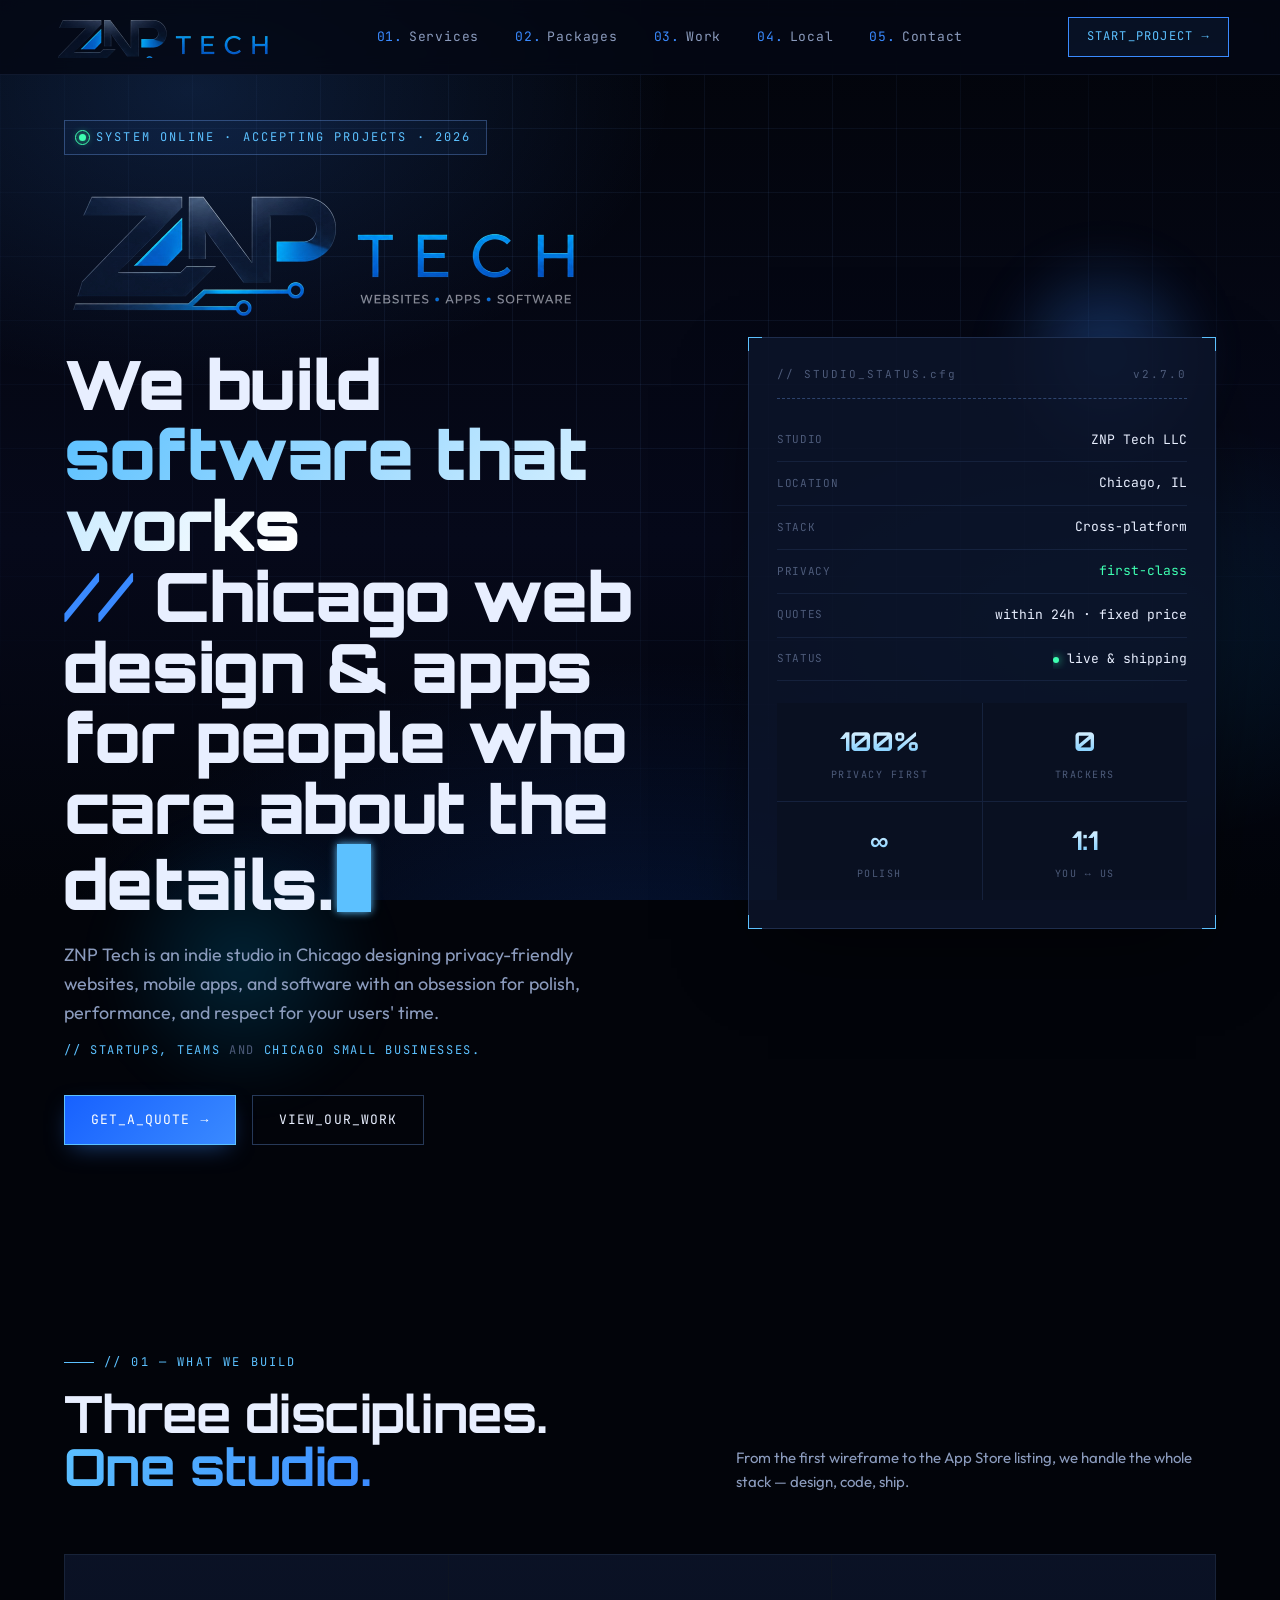
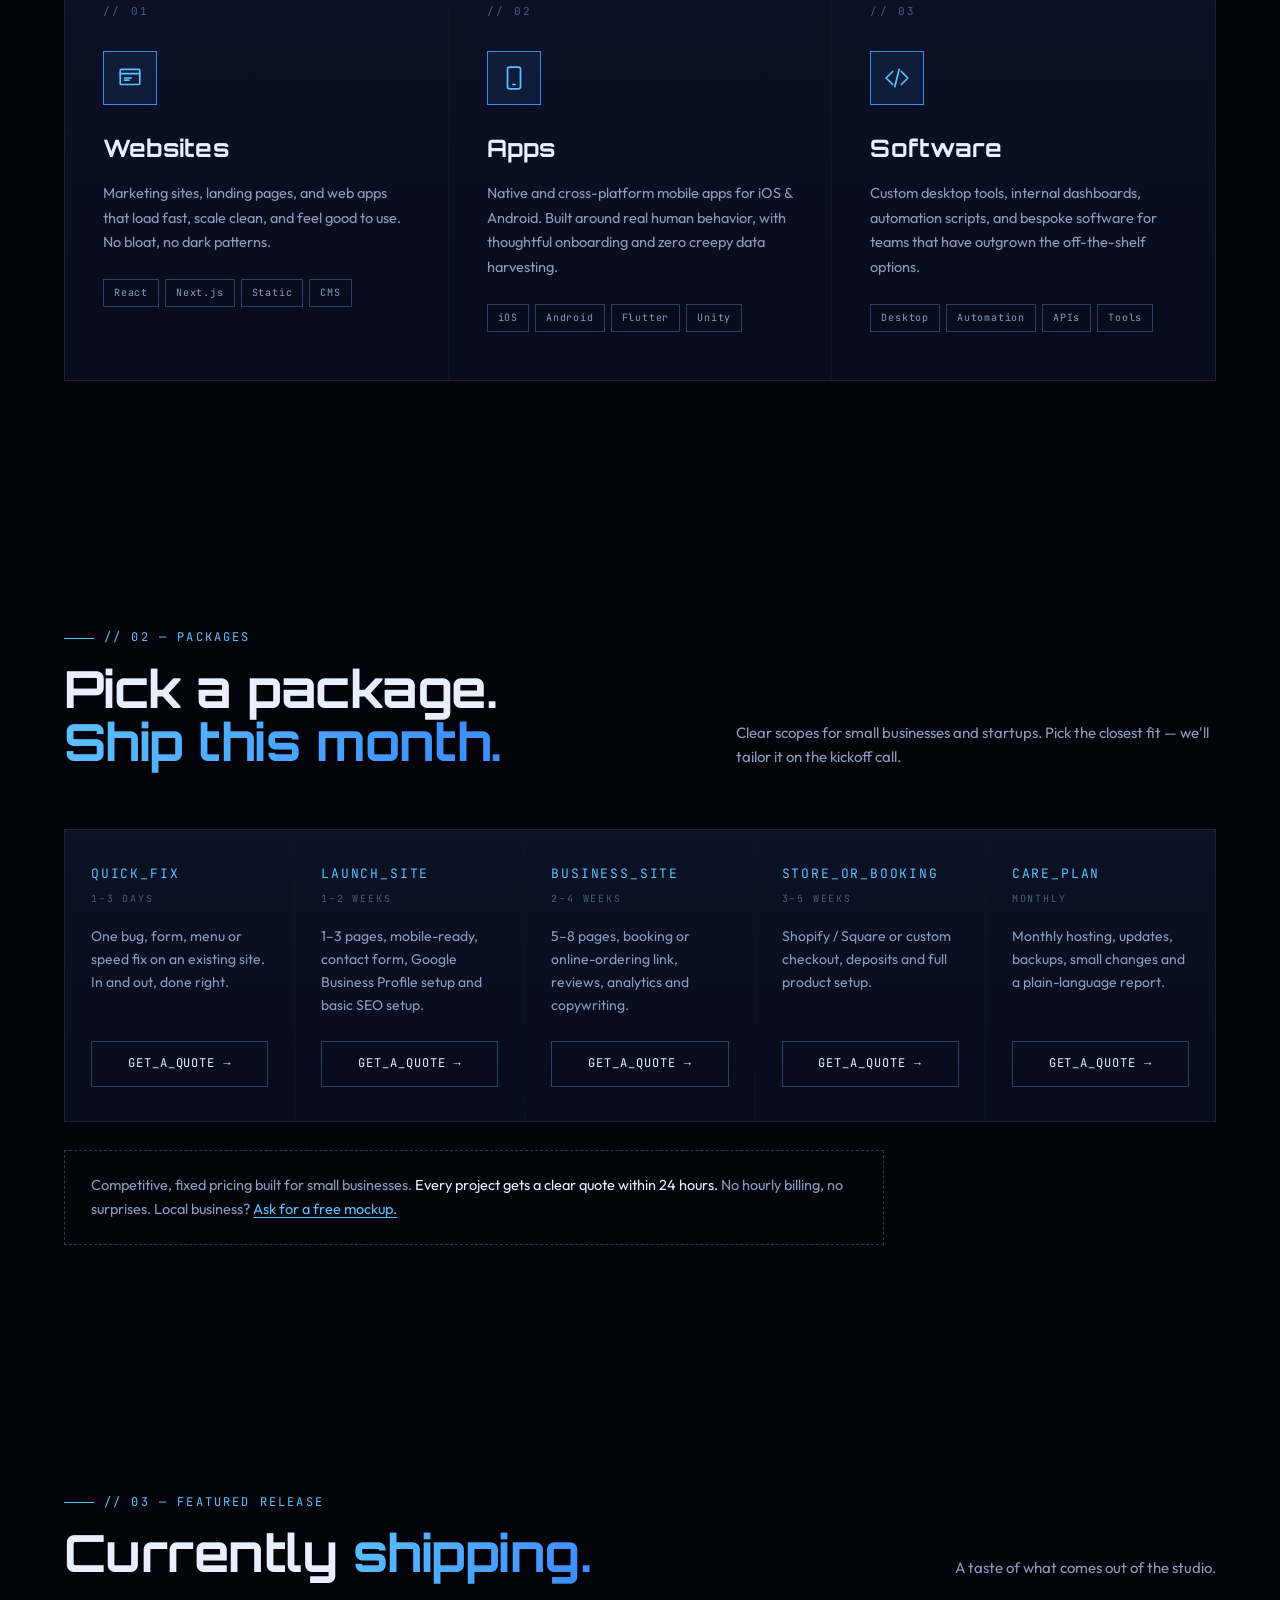
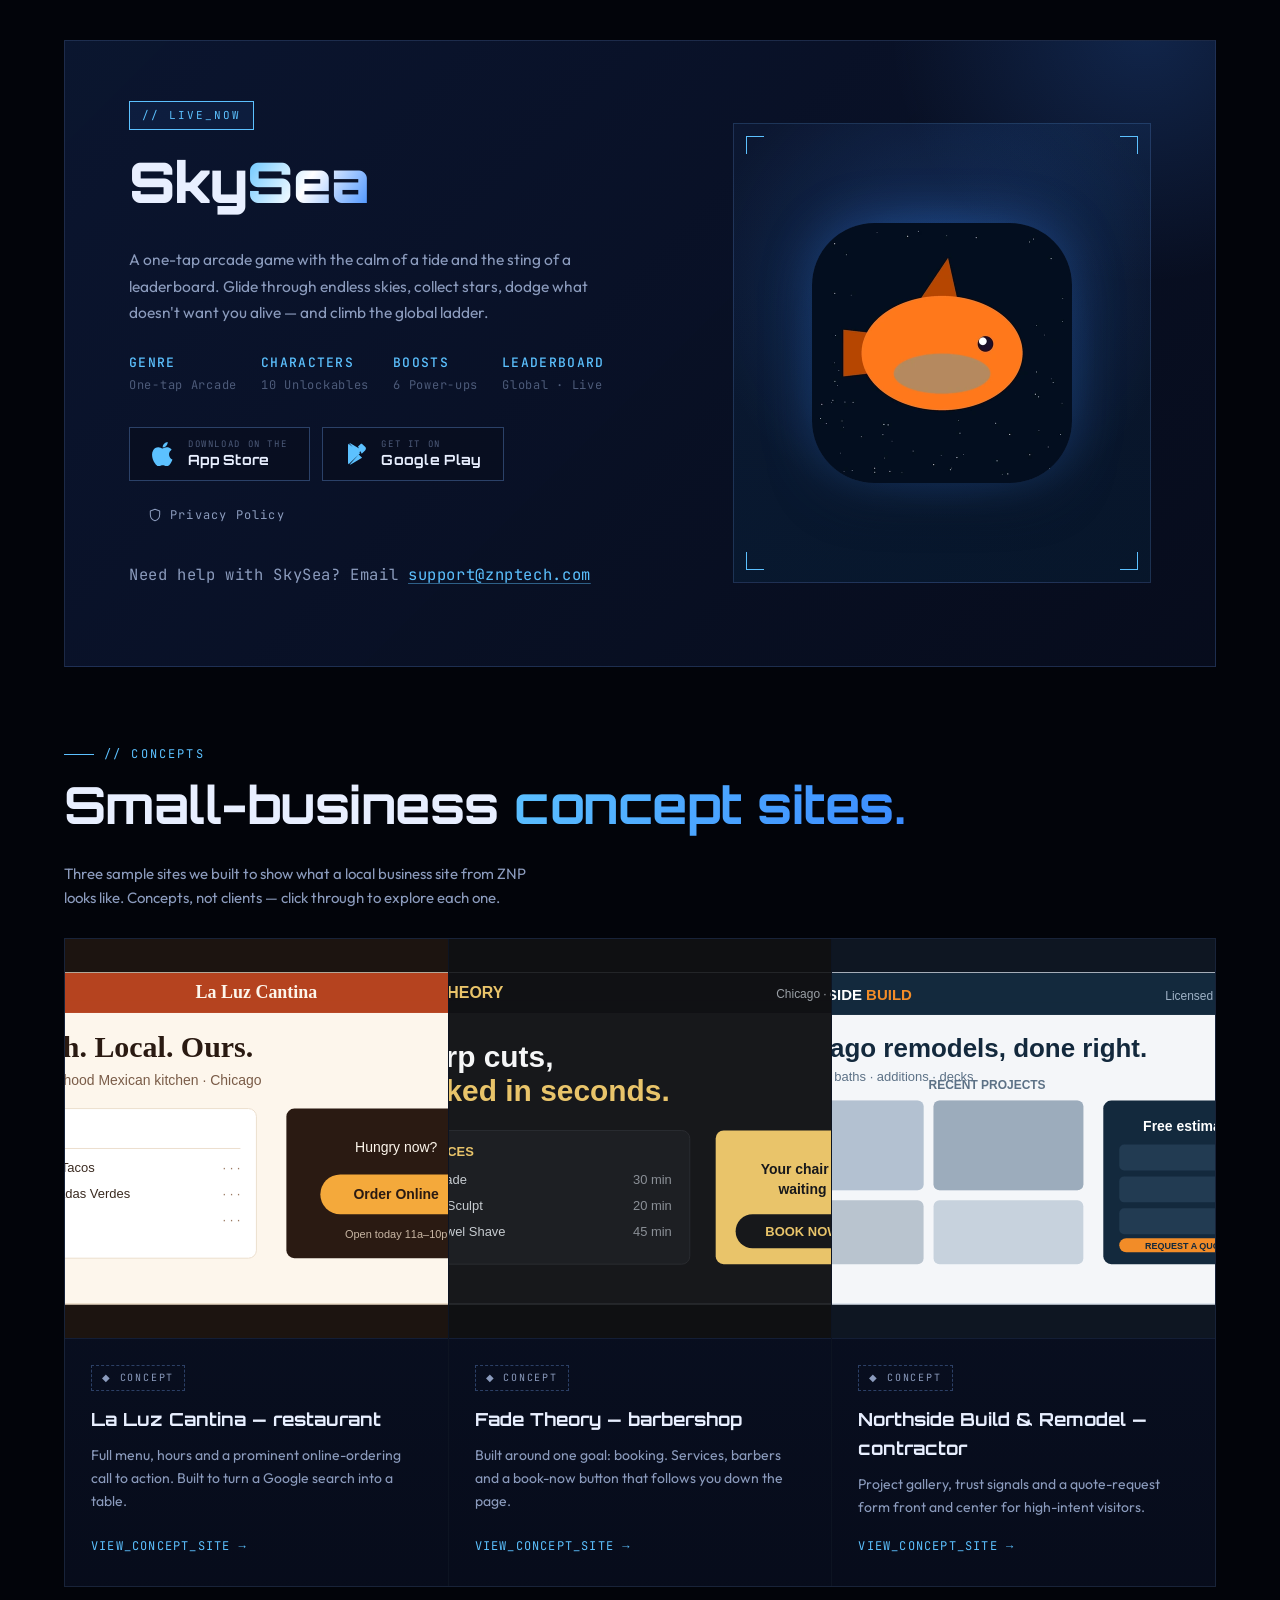
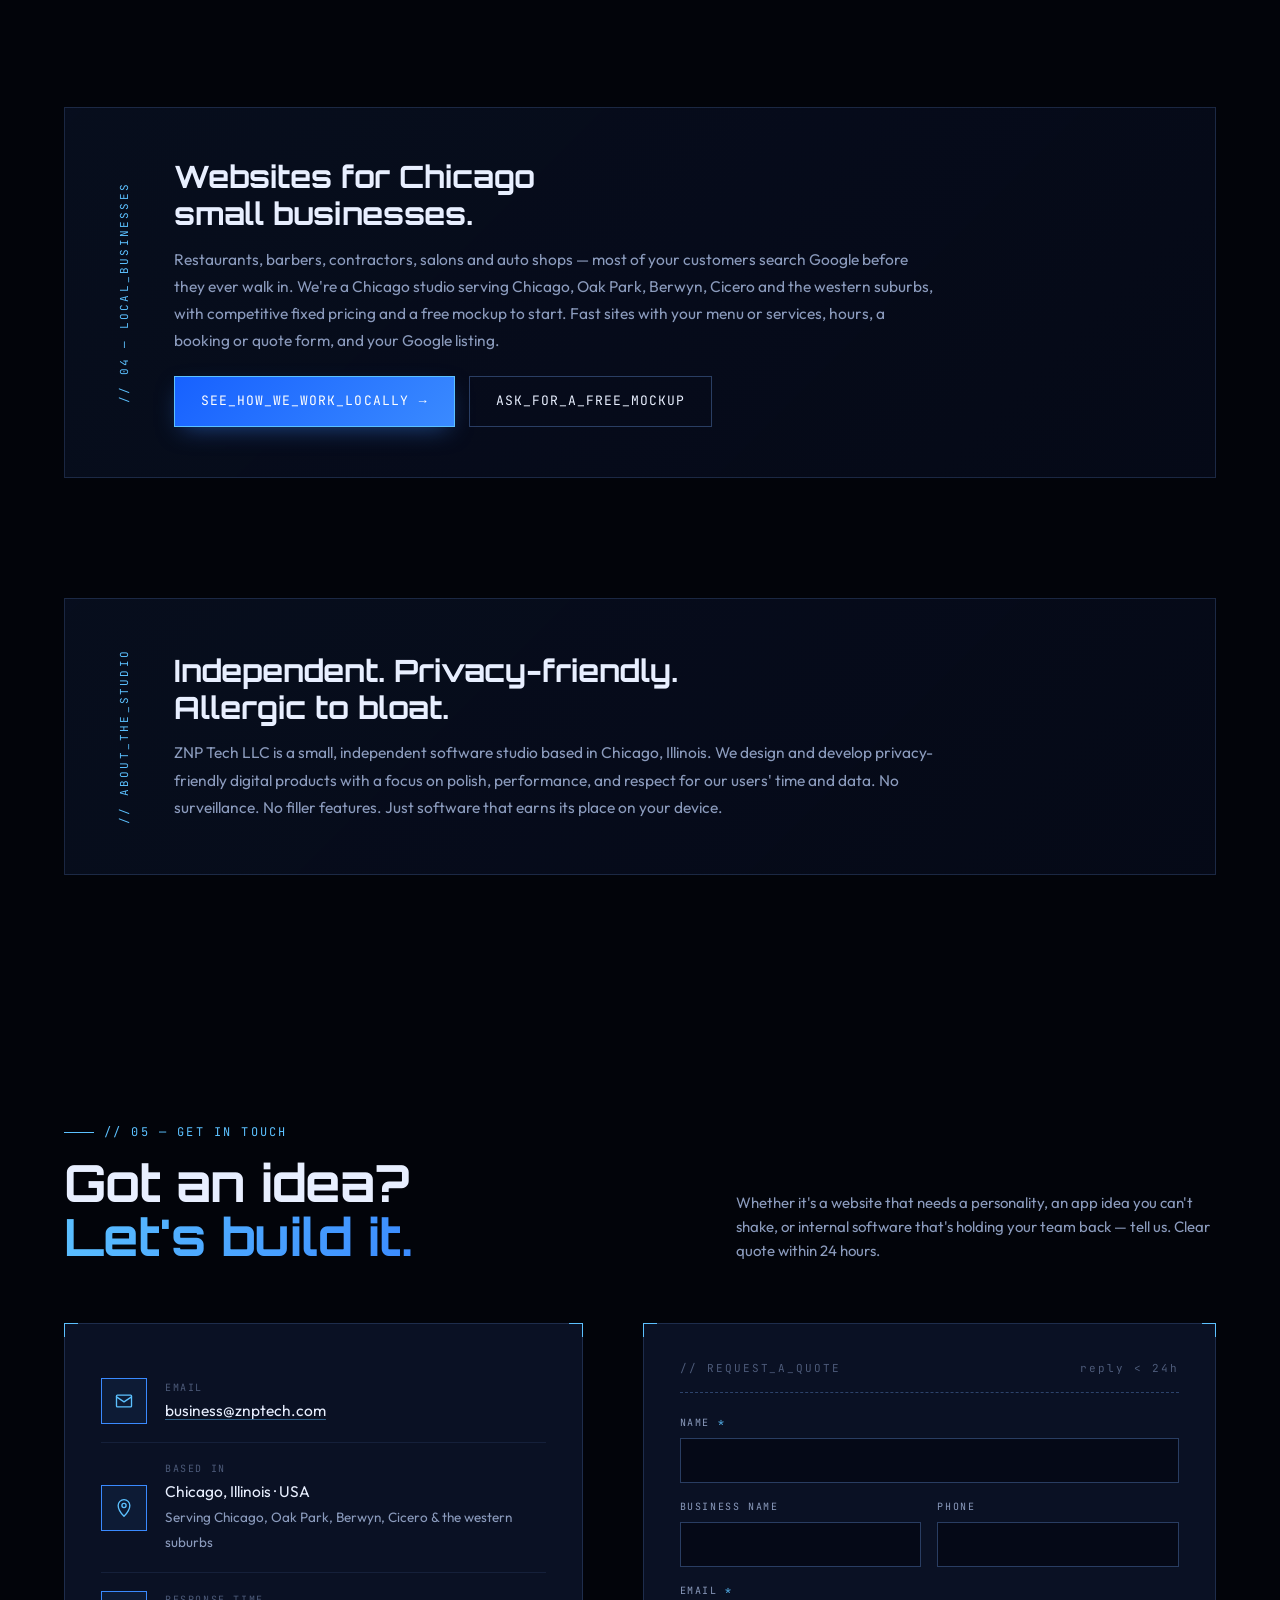
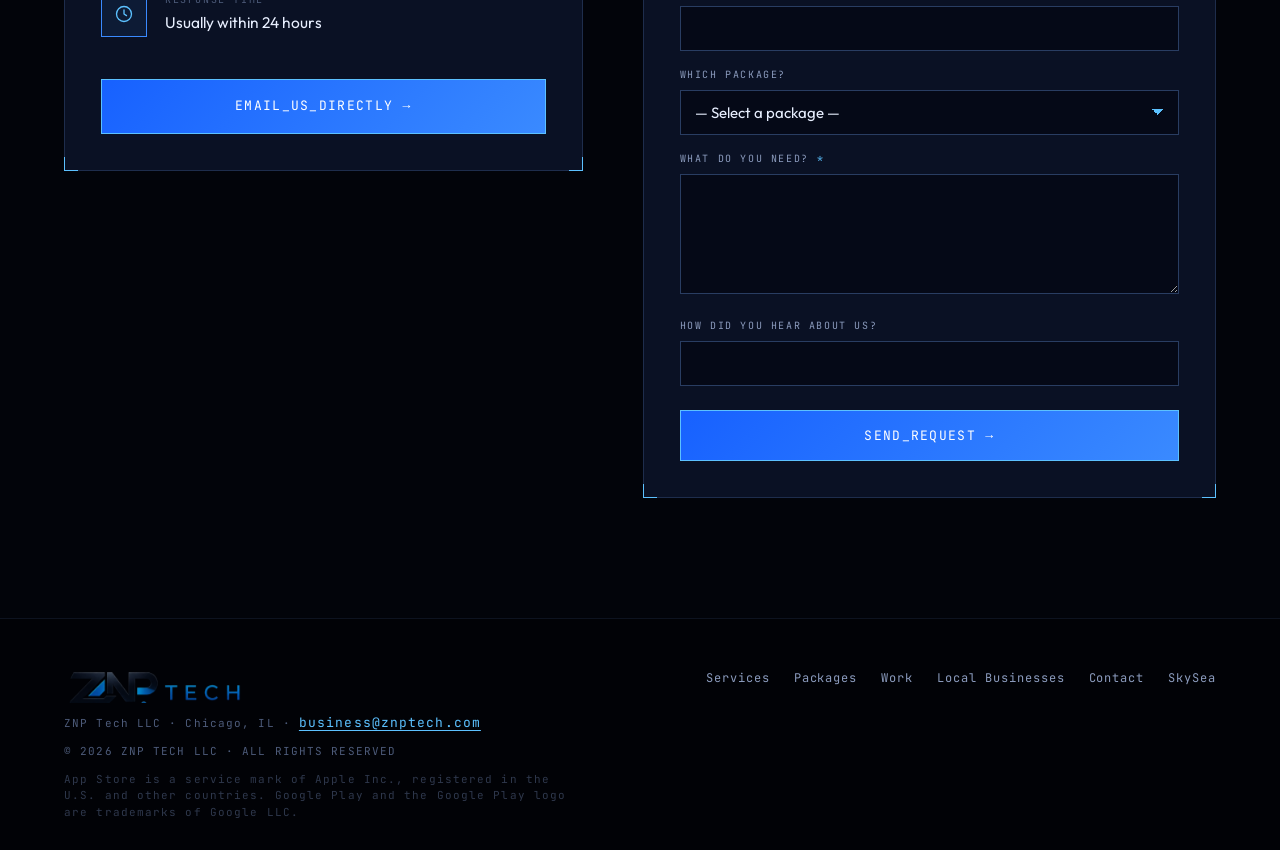
<file: index.html>
<!DOCTYPE html>
<html lang="en">
<head>
<meta charset="UTF-8" />
<meta name="viewport" content="width=device-width, initial-scale=1.0" />

<!-- Primary SEO -->
<title>ZNP Tech | Web Design &amp; App Development in Chicago</title>
<meta name="description" content="Chicago web studio building fast websites, apps and software for small businesses and startups. Competitive, fixed pricing and quotes within 24 hours." />
<meta name="author" content="ZNP Tech LLC" />
<meta name="keywords" content="ZNP Tech, Chicago web design, web design Chicago, website design for small business Chicago, app development Chicago, software studio Chicago, privacy-friendly apps, SkySea" />
<link rel="canonical" href="https://znptech.com/" />
<meta name="robots" content="index, follow" />
<meta name="theme-color" content="#02040a" />

<!-- Open Graph (iMessage, Discord, LinkedIn, Facebook, etc.) -->
<meta property="og:type" content="website" />
<meta property="og:url" content="https://znptech.com/" />
<meta property="og:title" content="ZNP Tech | Web Design &amp; App Development in Chicago" />
<meta property="og:description" content="Chicago web studio building fast websites, apps and software for small businesses and startups. Fixed pricing, quotes within 24 hours." />
<meta property="og:image" content="https://znptech.com/og-image.png" />
<meta property="og:image:width" content="1200" />
<meta property="og:image:height" content="630" />
<meta property="og:image:alt" content="ZNP Tech — Web design and app development studio, Chicago, IL" />
<meta property="og:site_name" content="ZNP Tech" />
<meta property="og:locale" content="en_US" />

<!-- Twitter / X -->
<meta name="twitter:card" content="summary_large_image" />
<meta name="twitter:title" content="ZNP Tech | Web Design &amp; App Development in Chicago" />
<meta name="twitter:description" content="Chicago web studio building fast websites, apps and software for small businesses and startups. Quotes within 24 hours." />
<meta name="twitter:image" content="https://znptech.com/og-image.png" />
<meta name="twitter:image:alt" content="ZNP Tech — Web design and app development studio, Chicago, IL" />

<!-- Favicons -->
<link rel="icon" href="favicon.ico" sizes="any" />
<link rel="icon" type="image/png" sizes="16x16" href="favicon-16.png" />
<link rel="icon" type="image/png" sizes="32x32" href="favicon-32.png" />
<link rel="icon" type="image/png" sizes="192x192" href="favicon-192.png" />
<link rel="icon" type="image/png" sizes="512x512" href="favicon-512.png" />
<link rel="apple-touch-icon" sizes="180x180" href="apple-touch-icon.png" />

<!-- Fonts are self-hosted in assets/fonts (no Google Fonts request). Preload the two used above the fold. -->
<link rel="preload" href="assets/fonts/orbitron-latin-900-normal.woff2" as="font" type="font/woff2" crossorigin />
<link rel="preload" href="assets/fonts/outfit-latin-400-normal.woff2" as="font" type="font/woff2" crossorigin />
<link rel="stylesheet" href="assets/css/site.css" />

<!-- Structured data: local business + services -->
<script type="application/ld+json">
{
  "@context": "https://schema.org",
  "@type": "ProfessionalService",
  "@id": "https://znptech.com/#business",
  "name": "ZNP Tech LLC",
  "alternateName": "ZNP Tech",
  "url": "https://znptech.com/",
  "logo": "https://znptech.com/favicon-512.png",
  "image": "https://znptech.com/og-image.png",
  "description": "Chicago web studio building fast websites, apps and software for small businesses and startups.",
  "email": "business@znptech.com",
  "priceRange": "$$",
  "address": {
    "@type": "PostalAddress",
    "addressLocality": "Chicago",
    "addressRegion": "IL",
    "addressCountry": "US"
  },
  "areaServed": [
    { "@type": "City", "name": "Chicago" },
    { "@type": "City", "name": "Oak Park" },
    { "@type": "City", "name": "Berwyn" },
    { "@type": "City", "name": "Cicero" }
  ],
  "knowsAbout": ["Web Design", "Web Development", "Mobile App Development", "Custom Software", "Local SEO"],
  "makesOffer": [
    { "@type": "Offer", "itemOffered": { "@type": "Service", "name": "Website design and development" } },
    { "@type": "Offer", "itemOffered": { "@type": "Service", "name": "iOS and Android app development" } },
    { "@type": "Offer", "itemOffered": { "@type": "Service", "name": "Custom software and automation" } }
  ],
  "sameAs": []
}
</script>
</head>

<body>
  <a class="skip-link" href="#main">Skip to content</a>
  <div class="grid"></div>

  <nav class="topbar" id="nav" aria-label="Primary">
    <div class="logo-wrap">
      <a href="#top"><img src="assets/images/logo-nav.webp" alt="ZNP Tech" class="logo" width="221" height="42" fetchpriority="high"/></a>
    </div>
    <ul class="menu" id="menu">
      <li><a href="#services"><span>01.</span>Services</a></li>
      <li><a href="#packages"><span>02.</span>Packages</a></li>
      <li><a href="#work"><span>03.</span>Work</a></li>
      <li><a href="chicago-small-business-websites.html"><span>04.</span>Local</a></li>
      <li><a href="#contact"><span>05.</span>Contact</a></li>
      <li class="menu-cta"><a href="#contact" data-package="">START_PROJECT →</a></li>
    </ul>
    <div class="nav-right">
      <button class="menu-toggle" aria-expanded="false" aria-controls="menu">MENU ☰</button>
      <a href="#contact" class="cta" data-package="">START_PROJECT →</a>
    </div>
  </nav>

  <main id="main">

  <section class="hero" id="top">
    <div class="hero-orb"></div>
    <div class="hero-orb hero-orb-2"></div>
    <div class="hero-inner">
      <div class="hero-left">
        <div class="status"><span class="dot"></span> SYSTEM ONLINE · ACCEPTING PROJECTS · 2026</div>
        <img src="assets/images/logo.webp" alt="ZNP Tech — Websites · Apps · Software" class="hero-logo" width="520" height="138" fetchpriority="high"/>
        <h1 class="tagline" id="typewriter-target">
          We build <span class="accent">software that works</span><br/>
          <span class="slash">//</span> Chicago web design &amp; apps for people who care about the details.<span class="term-cursor"></span>
        </h1>
        <p class="lede">
          ZNP Tech is an indie studio in Chicago designing privacy-friendly websites, mobile apps, and software with an obsession for polish, performance, and respect for your users' time.
        </p>
        <p class="audience">// Startups, teams <span>and</span> Chicago small businesses.</p>
        <div class="cta-row">
          <a href="#contact" class="btn btn-primary" data-package="">GET_A_QUOTE <span>→</span></a>
          <a href="#work" class="btn btn-ghost">VIEW_OUR_WORK</a>
        </div>
      </div>

      <div class="hero-right">
        <div class="hud">
          <span class="hud-corner-tr"></span>
          <span class="hud-corner-bl"></span>
          <div class="hud-header">
            <span>// STUDIO_STATUS.cfg</span>
            <span>v2.7.0</span>
          </div>
          <div class="hud-row"><span class="label">Studio</span><span class="value">ZNP Tech LLC</span></div>
          <div class="hud-row"><span class="label">Location</span><span class="value">Chicago, IL</span></div>
          <div class="hud-row"><span class="label">Stack</span><span class="value">Cross-platform</span></div>
          <div class="hud-row"><span class="label">Privacy</span><span class="value ok">first-class</span></div>
          <div class="hud-row"><span class="label">Quotes</span><span class="value">within 24h · fixed price</span></div>
          <div class="hud-row"><span class="label">Status</span><span class="value live">live &amp; shipping</span></div>

          <div class="stat-grid">
            <div><div class="num">100%</div><div class="lbl">Privacy First</div></div>
            <div><div class="num">0</div><div class="lbl">Trackers</div></div>
            <div><div class="num">∞</div><div class="lbl">Polish</div></div>
            <div><div class="num">1:1</div><div class="lbl">You ↔ Us</div></div>
          </div>
        </div>
      </div>
    </div>
  </section>

  <section id="services">
    <div class="container">
      <div class="section-head reveal">
        <div>
          <div class="section-eyebrow">// 01 — What we build</div>
          <h2 class="section-title">Three disciplines.<br/><em>One studio.</em></h2>
        </div>
        <p class="section-sub">From the first wireframe to the App Store listing, we handle the whole stack — design, code, ship.</p>
      </div>

      <div class="service-grid reveal">
        <div class="service">
          <div class="service-num">// 01</div>
          <div class="service-icon">
            <svg viewBox="0 0 24 24" fill="none" stroke="currentColor" stroke-width="1.6" stroke-linecap="round" stroke-linejoin="round" aria-hidden="true">
              <rect x="3" y="4" width="18" height="14" rx="1"/>
              <path d="M3 8h18M7 12h6M7 14h4"/>
            </svg>
          </div>
          <h3 class="service-title">Websites</h3>
          <p class="service-desc">Marketing sites, landing pages, and web apps that load fast, scale clean, and feel good to use. No bloat, no dark patterns.</p>
          <div class="service-tags">
            <span class="tag">React</span><span class="tag">Next.js</span><span class="tag">Static</span><span class="tag">CMS</span>
          </div>
        </div>

        <div class="service">
          <div class="service-num">// 02</div>
          <div class="service-icon">
            <svg viewBox="0 0 24 24" fill="none" stroke="currentColor" stroke-width="1.6" stroke-linecap="round" stroke-linejoin="round" aria-hidden="true">
              <rect x="6" y="2" width="12" height="20" rx="2"/>
              <path d="M11 18h2"/>
            </svg>
          </div>
          <h3 class="service-title">Apps</h3>
          <p class="service-desc">Native and cross-platform mobile apps for iOS &amp; Android. Built around real human behavior, with thoughtful onboarding and zero creepy data harvesting.</p>
          <div class="service-tags">
            <span class="tag">iOS</span><span class="tag">Android</span><span class="tag">Flutter</span><span class="tag">Unity</span>
          </div>
        </div>

        <div class="service">
          <div class="service-num">// 03</div>
          <div class="service-icon">
            <svg viewBox="0 0 24 24" fill="none" stroke="currentColor" stroke-width="1.6" stroke-linecap="round" stroke-linejoin="round" aria-hidden="true">
              <path d="M8 6 2 12l6 6M16 6l6 6-6 6M14 4l-4 16"/>
            </svg>
          </div>
          <h3 class="service-title">Software</h3>
          <p class="service-desc">Custom desktop tools, internal dashboards, automation scripts, and bespoke software for teams that have outgrown the off-the-shelf options.</p>
          <div class="service-tags">
            <span class="tag">Desktop</span><span class="tag">Automation</span><span class="tag">APIs</span><span class="tag">Tools</span>
          </div>
        </div>
      </div>
    </div>
  </section>

  <!-- ===== PACKAGES (new) ===== -->
  <section id="packages">
    <div class="container">
      <div class="section-head reveal">
        <div>
          <div class="section-eyebrow">// 02 — Packages</div>
          <h2 class="section-title">Pick a package.<br/><em>Ship this month.</em></h2>
        </div>
        <p class="section-sub">Clear scopes for small businesses and startups. Pick the closest fit — we'll tailor it on the kickoff call.</p>
      </div>

      <div class="pkg-grid reveal">
        <div class="pkg">
          <div class="pkg-name">QUICK_FIX</div>
          <div class="pkg-time">1–3 days</div>
          <p class="pkg-desc">One bug, form, menu or speed fix on an existing site. In and out, done right.</p>
          <a href="#contact" class="btn btn-ghost" data-package="QUICK_FIX">GET_A_QUOTE →</a>
        </div>
        <div class="pkg">
          <div class="pkg-name">LAUNCH_SITE</div>
          <div class="pkg-time">1–2 weeks</div>
          <p class="pkg-desc">1–3 pages, mobile-ready, contact form, Google Business Profile setup and basic SEO setup.</p>
          <a href="#contact" class="btn btn-ghost" data-package="LAUNCH_SITE">GET_A_QUOTE →</a>
        </div>
        <div class="pkg">
          <div class="pkg-name">BUSINESS_SITE</div>
          <div class="pkg-time">2–4 weeks</div>
          <p class="pkg-desc">5–8 pages, booking or online-ordering link, reviews, analytics and copywriting.</p>
          <a href="#contact" class="btn btn-ghost" data-package="BUSINESS_SITE">GET_A_QUOTE →</a>
        </div>
        <div class="pkg">
          <div class="pkg-name">STORE_OR_BOOKING</div>
          <div class="pkg-time">3–5 weeks</div>
          <p class="pkg-desc">Shopify / Square or custom checkout, deposits and full product setup.</p>
          <a href="#contact" class="btn btn-ghost" data-package="STORE_OR_BOOKING">GET_A_QUOTE →</a>
        </div>
        <div class="pkg">
          <div class="pkg-name">CARE_PLAN</div>
          <div class="pkg-time">Monthly</div>
          <p class="pkg-desc">Monthly hosting, updates, backups, small changes and a plain-language report.</p>
          <a href="#contact" class="btn btn-ghost" data-package="CARE_PLAN">GET_A_QUOTE →</a>
        </div>
      </div>

      <p class="pkg-note reveal">Competitive, fixed pricing built for small businesses. <strong>Every project gets a clear quote within 24 hours.</strong> No hourly billing, no surprises. Local business? <a href="chicago-small-business-websites.html">Ask for a free mockup.</a></p>
    </div>
  </section>

  <section id="work">
    <div class="container">
      <div class="section-head reveal">
        <div>
          <div class="section-eyebrow">// 03 — Featured release</div>
          <h2 class="section-title">Currently <em>shipping.</em></h2>
        </div>
        <p class="section-sub">A taste of what comes out of the studio.</p>
      </div>

      <div class="featured-card reveal">
        <div class="featured-header">
          <span class="badge">// LIVE_NOW</span>
          <h3>Sky<span class="gradient">Sea</span></h3>
        </div>

        <div class="featured-visual-wrap">
          <div class="featured-visual">
            <span class="corner tl"></span><span class="corner tr"></span>
            <span class="corner bl"></span><span class="corner br"></span>
            <img src="assets/images/skysea-icon.webp" alt="SkySea app icon — a small fish gliding above a blue sea" class="app-icon" width="260" height="260" loading="lazy" decoding="async"/>
          </div>
        </div>

        <div class="featured-body">
          <p>A one-tap arcade game with the calm of a tide and the sting of a leaderboard. Glide through endless skies, collect stars, dodge what doesn't want you alive — and climb the global ladder.</p>
          <div class="featured-meta">
            <div><strong>Genre</strong>One-tap Arcade</div>
            <div><strong>Characters</strong>10 Unlockables</div>
            <div><strong>Boosts</strong>6 Power-ups</div>
            <div><strong>Leaderboard</strong>Global · Live</div>
          </div>

          <div class="download-row">
            <a href="https://apps.apple.com/us/app/skysea/id6761926872" target="_blank" rel="noopener" class="store-btn" aria-label="Download SkySea on the App Store">
              <svg viewBox="0 0 24 24" fill="currentColor" aria-hidden="true">
                <path d="M17.05 12.54c-.03-3.16 2.58-4.68 2.7-4.75-1.47-2.15-3.76-2.45-4.57-2.48-1.94-.2-3.79 1.14-4.78 1.14-.99 0-2.51-1.11-4.13-1.08-2.13.03-4.09 1.24-5.18 3.13-2.21 3.83-.57 9.5 1.59 12.61 1.05 1.52 2.31 3.23 3.95 3.17 1.59-.06 2.19-1.03 4.11-1.03s2.46 1.03 4.14.99c1.71-.03 2.79-1.55 3.84-3.08 1.21-1.77 1.71-3.49 1.74-3.58-.04-.02-3.34-1.28-3.41-5.04zM14.36 3.78C15.23 2.72 15.81 1.25 15.65 0c-1.22.05-2.7.81-3.6 1.86-.81.93-1.51 2.42-1.32 3.65 1.36.1 2.74-.69 3.63-1.73z"/>
              </svg>
              <div class="store-text">
                <small>Download on the</small>
                <strong>App Store</strong>
              </div>
            </a>

            <a href="https://play.google.com/store/apps/details?id=com.znptech.skydash" target="_blank" rel="noopener" class="store-btn" aria-label="Get SkySea on Google Play">
              <svg viewBox="0 0 24 24" fill="currentColor" aria-hidden="true">
                <path d="M3.6 1.7c-.4.4-.6 1-.6 1.7v17.2c0 .7.2 1.3.6 1.7l11.7-11.3L3.6 1.7zM16.7 11.7l3.4-3.3c1.1-1 1.1-2.6 0-3.6l-2.7-2.6c-.5-.5-1.4-.5-2 0L13 4.6l3.7 7.1zM4.7 22.5c.4.1.9 0 1.4-.3l11-6.4-3.4-3.3-9 10zM5.7 1.5c-.5-.3-1-.4-1.4-.3l9 10 3.4-3.3-11-6.4z"/>
              </svg>
              <div class="store-text">
                <small>Get it on</small>
                <strong>Google Play</strong>
              </div>
            </a>

            <a href="https://znptech.github.io/skysea-privacy/" class="privacy-link" target="_blank" rel="noopener">
              <svg viewBox="0 0 24 24" fill="none" stroke="currentColor" stroke-width="1.8" stroke-linecap="round" stroke-linejoin="round" aria-hidden="true">
                <path d="M12 2 4 5v6c0 5 3.5 9.5 8 11 4.5-1.5 8-6 8-11V5l-8-3z"/>
              </svg>
              Privacy Policy
            </a>
          </div>

          <p class="support-line">Need help with SkySea? Email <a href="mailto:support@znptech.com">support@znptech.com</a></p>
        </div>
      </div>

      <!-- Concept sites (new): sample work for local businesses. Clearly labeled — not real clients. -->
      <div class="section-head concepts-head reveal">
        <div>
          <div class="section-eyebrow">// Concepts</div>
          <h2 class="section-title">Small-business <em>concept sites.</em></h2>
        </div>
        <p class="section-sub">Three sample sites we built to show what a local business site from ZNP looks like. Concepts, not clients — click through to explore each one.</p>
      </div>

      <div class="concept-grid reveal">
        <a class="concept-card" href="work/restaurant-concept.html">
          <img src="assets/images/work-restaurant.svg" width="640" height="400" alt="Concept website preview for La Luz Cantina, a neighborhood restaurant, showing a warm menu layout and an Order Online button" loading="lazy" decoding="async"/>
          <div class="concept-body">
            <span class="badge-concept">◆ Concept</span>
            <h3>La Luz Cantina — restaurant</h3>
            <p>Full menu, hours and a prominent online-ordering call to action. Built to turn a Google search into a table.</p>
            <span class="more">VIEW_CONCEPT_SITE →</span>
          </div>
        </a>
        <a class="concept-card" href="work/barbershop-concept.html">
          <img src="assets/images/work-barbershop.svg" width="640" height="400" alt="Concept website preview for Fade Theory barbershop showing a services list and a Book Now button" loading="lazy" decoding="async"/>
          <div class="concept-body">
            <span class="badge-concept">◆ Concept</span>
            <h3>Fade Theory — barbershop</h3>
            <p>Built around one goal: booking. Services, barbers and a book-now button that follows you down the page.</p>
            <span class="more">VIEW_CONCEPT_SITE →</span>
          </div>
        </a>
        <a class="concept-card" href="work/contractor-concept.html">
          <img src="assets/images/work-contractor.svg" width="640" height="400" alt="Concept website preview for Northside Build and Remodel showing a project gallery and a request-a-quote form" loading="lazy" decoding="async"/>
          <div class="concept-body">
            <span class="badge-concept">◆ Concept</span>
            <h3>Northside Build &amp; Remodel — contractor</h3>
            <p>Project gallery, trust signals and a quote-request form front and center for high-intent visitors.</p>
            <span class="more">VIEW_CONCEPT_SITE →</span>
          </div>
        </a>
      </div>

      <!-- Testimonials: HIDDEN until real client reviews exist.
           To enable: delete `hidden aria-hidden="true"` below and replace the placeholders with real quotes.
           Nothing fake ships live. -->
      <div id="testimonials" hidden aria-hidden="true" data-enabled="false">
        <div class="section-head concepts-head">
          <div>
            <div class="section-eyebrow">// Testimonials</div>
            <h2 class="section-title">What clients <em>say.</em></h2>
          </div>
        </div>
        <div class="quote-grid">
          <blockquote class="quote"><p><!-- real client quote --></p><cite>— Client name, Business</cite></blockquote>
          <blockquote class="quote"><p><!-- real client quote --></p><cite>— Client name, Business</cite></blockquote>
          <blockquote class="quote"><p><!-- real client quote --></p><cite>— Client name, Business</cite></blockquote>
        </div>
      </div>
    </div>
  </section>

  <!-- ===== LOCAL BUSINESSES (new teaser; full page: chicago-small-business-websites.html) ===== -->
  <section id="local" style="padding-top:0">
    <div class="container">
      <div class="about-strip reveal">
        <div class="vlabel">// 04 — LOCAL_BUSINESSES</div>
        <div>
          <h2>Websites for Chicago<br/>small businesses.</h2>
          <p>Restaurants, barbers, contractors, salons and auto shops — most of your customers search Google before they ever walk in. We're a Chicago studio serving Chicago, Oak Park, Berwyn, Cicero and the western suburbs, with competitive fixed pricing and a free mockup to start. Fast sites with your menu or services, hours, a booking or quote form, and your Google listing.</p>
          <div class="strip-cta">
            <a href="chicago-small-business-websites.html" class="btn btn-primary">SEE_HOW_WE_WORK_LOCALLY <span>→</span></a>
            <a href="#contact" class="btn btn-ghost" data-package="LAUNCH_SITE">ASK_FOR_A_FREE_MOCKUP</a>
          </div>
        </div>
      </div>
    </div>
  </section>

  <section id="about" style="padding-top:0">
    <div class="container">
      <div class="about-strip reveal">
        <div class="vlabel">// ABOUT_THE_STUDIO</div>
        <div>
          <h2>Independent. Privacy-friendly.<br/>Allergic to bloat.</h2>
          <p>ZNP Tech LLC is a small, independent software studio based in Chicago, Illinois. We design and develop privacy-friendly digital products with a focus on polish, performance, and respect for our users' time and data. No surveillance. No filler features. Just software that earns its place on your device.</p>
        </div>
      </div>
    </div>
  </section>

  <section id="contact">
    <div class="container">
      <div class="section-head reveal">
        <div>
          <div class="section-eyebrow">// 05 — Get in touch</div>
          <h2 class="section-title">Got an idea?<br/><em>Let's build it.</em></h2>
        </div>
        <p class="section-sub">Whether it's a website that needs a personality, an app idea you can't shake, or internal software that's holding your team back — tell us. Clear quote within 24 hours.</p>
      </div>

      <div class="contact-wrap with-form">
        <div class="contact-card reveal">
          <span class="c-tl"></span><span class="c-tr"></span>
          <span class="c-bl"></span><span class="c-br"></span>

          <div class="contact-row">
            <div class="contact-icon">
              <svg viewBox="0 0 24 24" fill="none" stroke="currentColor" stroke-width="1.6" stroke-linecap="round" stroke-linejoin="round" aria-hidden="true">
                <rect x="3" y="5" width="18" height="14" rx="1"/>
                <path d="m3 7 9 6 9-6"/>
              </svg>
            </div>
            <div>
              <div class="lbl">Email</div>
              <div class="val"><a href="mailto:business@znptech.com">business@znptech.com</a></div>
            </div>
          </div>

          <div class="contact-row">
            <div class="contact-icon">
              <svg viewBox="0 0 24 24" fill="none" stroke="currentColor" stroke-width="1.6" stroke-linecap="round" stroke-linejoin="round" aria-hidden="true">
                <path d="M12 22s7-7 7-13a7 7 0 1 0-14 0c0 6 7 13 7 13Z"/>
                <circle cx="12" cy="9" r="2.5"/>
              </svg>
            </div>
            <div>
              <div class="lbl">Based in</div>
              <div class="val">Chicago, Illinois · USA<br/><span style="color:var(--ink-dim);font-size:13.5px">Serving Chicago, Oak Park, Berwyn, Cicero &amp; the western suburbs</span></div>
            </div>
          </div>

          <div class="contact-row">
            <div class="contact-icon">
              <svg viewBox="0 0 24 24" fill="none" stroke="currentColor" stroke-width="1.6" stroke-linecap="round" stroke-linejoin="round" aria-hidden="true">
                <circle cx="12" cy="12" r="9"/>
                <path d="M12 7v5l3 2"/>
              </svg>
            </div>
            <div>
              <div class="lbl">Response time</div>
              <div class="val">Usually within 24 hours</div>
            </div>
          </div>

          <a class="contact-cta" href="mailto:business@znptech.com">EMAIL_US_DIRECTLY →</a>
        </div>

        <!-- Quote form → Formspree. Replace mvkgndwe with the ID from formspree.io (form pointed at business@znptech.com). -->
        <form id="quote-form" class="form-card reveal" action="https://formspree.io/f/mvkgndwe" method="POST">
          <span class="c-tl"></span><span class="c-tr"></span>
          <span class="c-bl"></span><span class="c-br"></span>
          <div class="form-head"><span>// REQUEST_A_QUOTE</span><span>reply &lt; 24h</span></div>
          <input type="hidden" name="_subject" value="New quote request — znptech.com" />

          <div class="field">
            <label for="name">Name <span class="req">*</span></label>
            <input id="name" name="name" type="text" autocomplete="name" required />
          </div>
          <div class="form-row">
            <div class="field">
              <label for="business">Business name</label>
              <input id="business" name="business" type="text" autocomplete="organization" />
            </div>
            <div class="field">
              <label for="phone">Phone</label>
              <input id="phone" name="phone" type="tel" autocomplete="tel" />
            </div>
          </div>
          <div class="field">
            <label for="email">Email <span class="req">*</span></label>
            <input id="email" name="email" type="email" autocomplete="email" required />
          </div>
          <div class="field">
            <label for="package">Which package?</label>
            <select id="package" name="package">
              <option value="">— Select a package —</option>
              <option value="QUICK_FIX">QUICK_FIX — one fix on an existing site</option>
              <option value="LAUNCH_SITE">LAUNCH_SITE — 1–3 page launch</option>
              <option value="BUSINESS_SITE">BUSINESS_SITE — 5–8 pages</option>
              <option value="STORE_OR_BOOKING">STORE_OR_BOOKING — store or booking</option>
              <option value="CARE_PLAN">CARE_PLAN — monthly care</option>
              <option value="NOT_SURE">Not sure yet</option>
            </select>
          </div>
          <div class="field">
            <label for="message">What do you need? <span class="req">*</span></label>
            <textarea id="message" name="message" required></textarea>
          </div>
          <div class="field">
            <label for="referral">How did you hear about us?</label>
            <input id="referral" name="referral" type="text" />
          </div>
          <div class="hp" aria-hidden="true"><label>Leave this field empty<input type="text" name="_gotcha" tabindex="-1" autocomplete="off" /></label></div>

          <button class="contact-cta submit" type="submit">SEND_REQUEST →</button>
          <p id="form-status" class="form-status" role="status" aria-live="polite"></p>
        </form>
      </div>
    </div>
  </section>

  </main>

  <footer>
    <div class="foot-wrap">
      <div class="foot-brand">
        <img src="assets/images/logo-nav.webp" alt="ZNP Tech" class="logo" width="179" height="34" loading="lazy"/>
        <p class="foot-line">ZNP Tech LLC · Chicago, IL · <a href="mailto:business@znptech.com">business@znptech.com</a></p>
        <p>© 2026 ZNP TECH LLC · ALL RIGHTS RESERVED</p>
        <p style="font-size: 11px; opacity: 0.6; line-height: 1.5; max-width: 520px;">
          App Store is a service mark of Apple Inc., registered in the U.S. and other countries. Google Play and the Google Play logo are trademarks of Google LLC.
        </p>
      </div>
      <div class="foot-links">
        <a href="#services">Services</a>
        <a href="#packages">Packages</a>
        <a href="#work">Work</a>
        <a href="chicago-small-business-websites.html">Local Businesses</a>
        <a href="#contact">Contact</a>
        <a href="#work">SkySea</a>
      </div>
    </div>
  </footer>

  <script src="assets/js/site.js" defer></script>
</body>
</html>
</file>
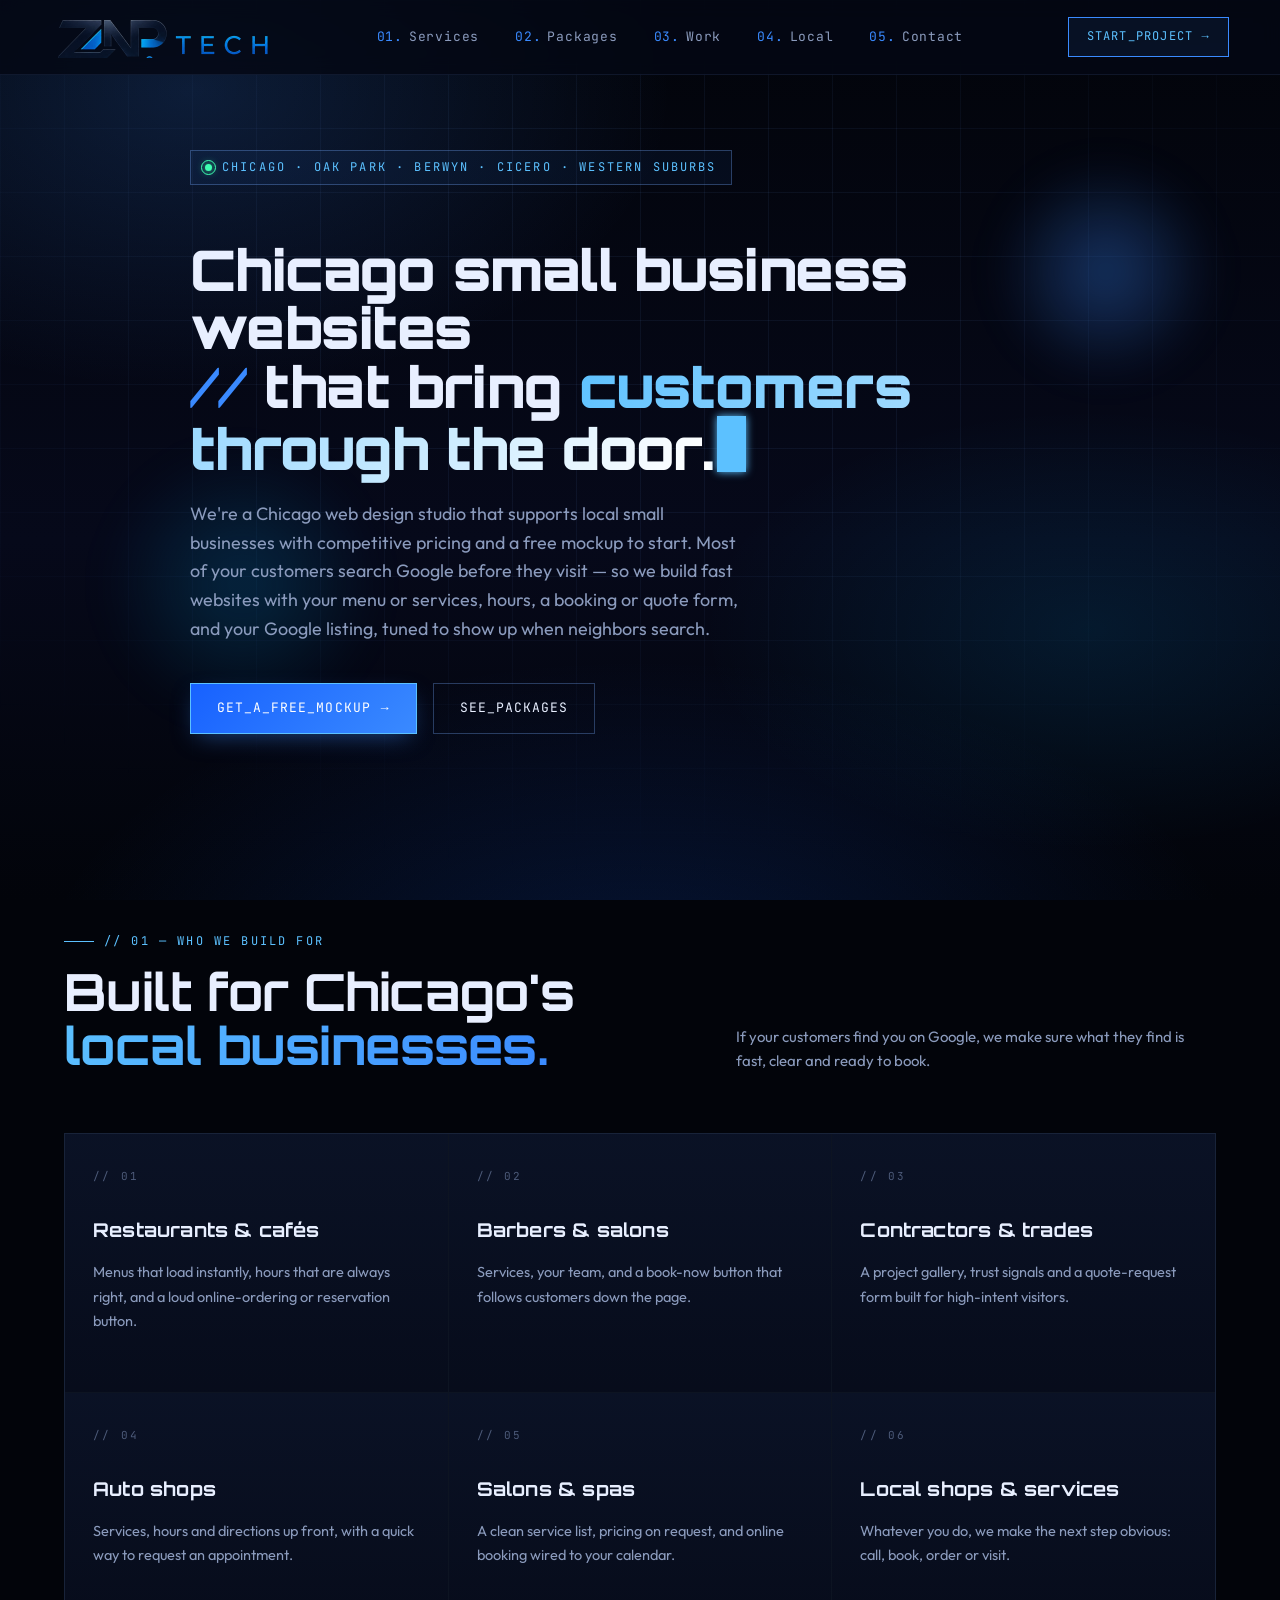
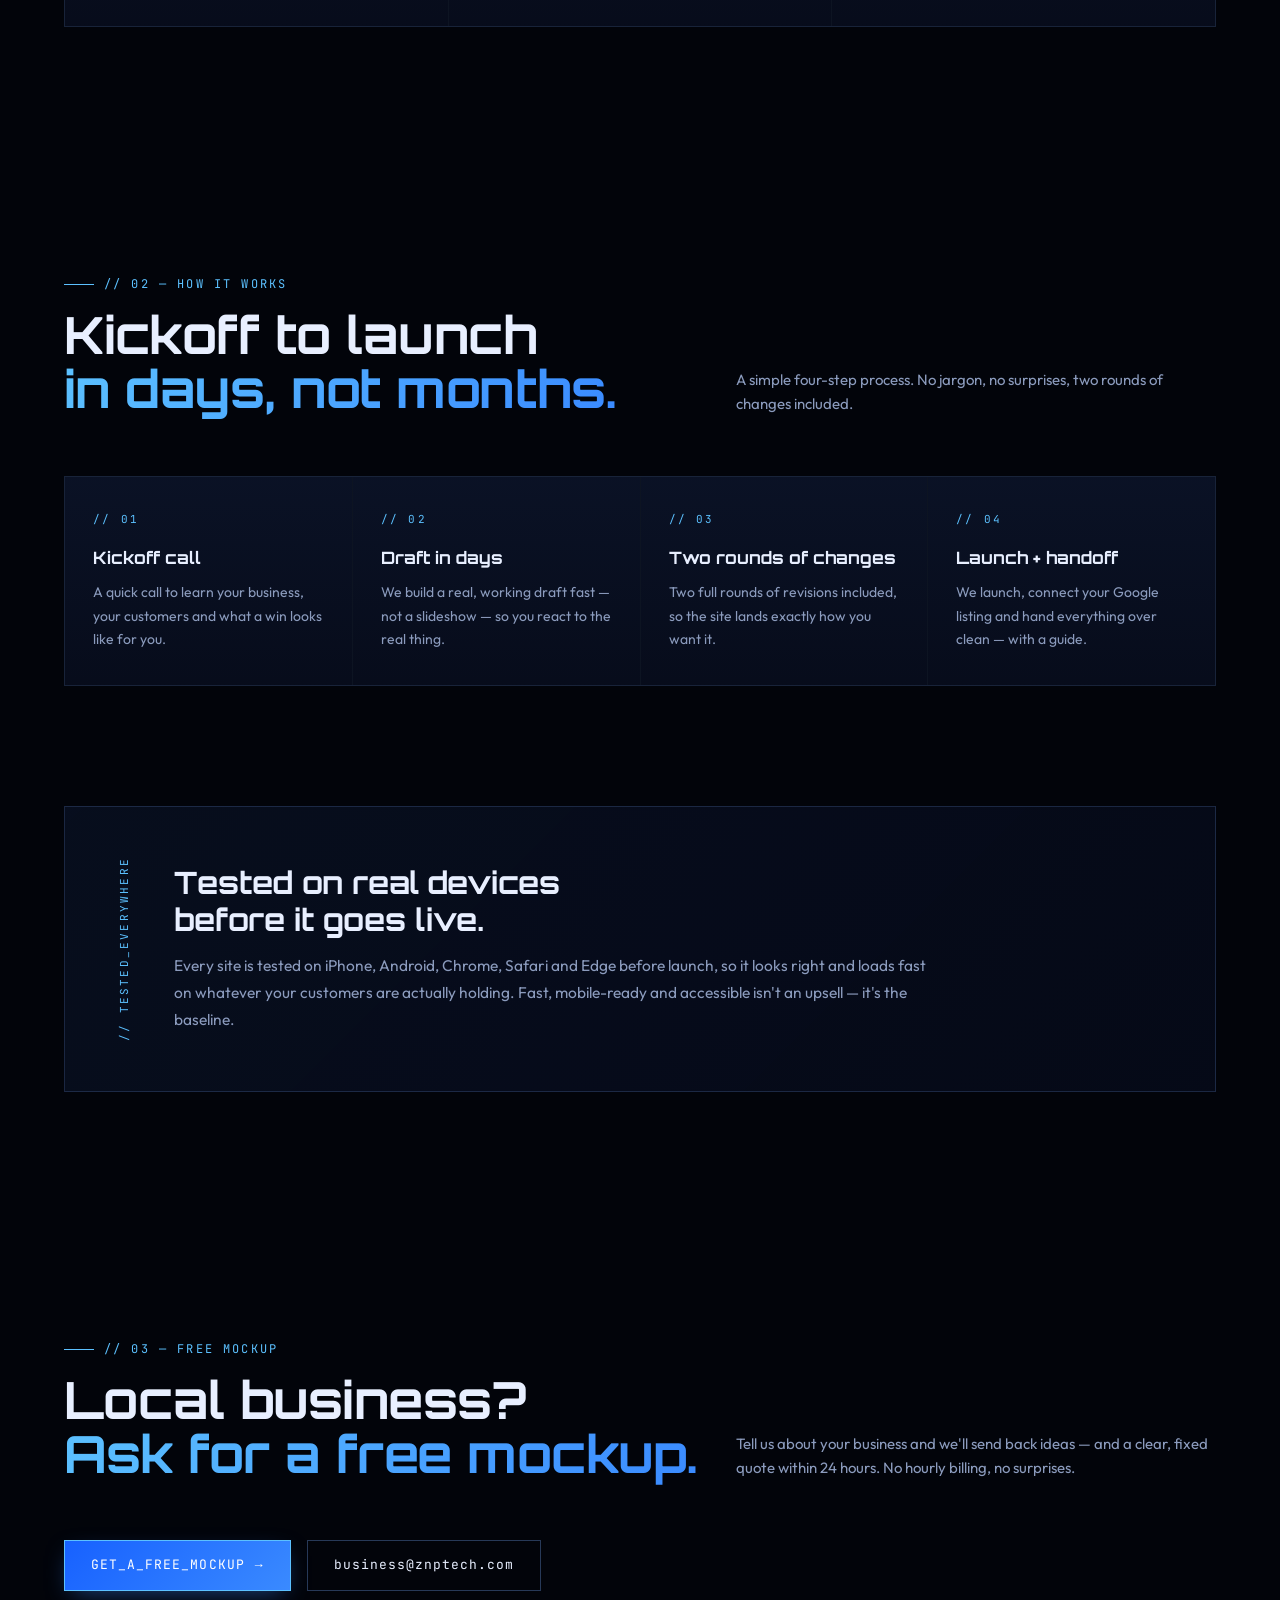
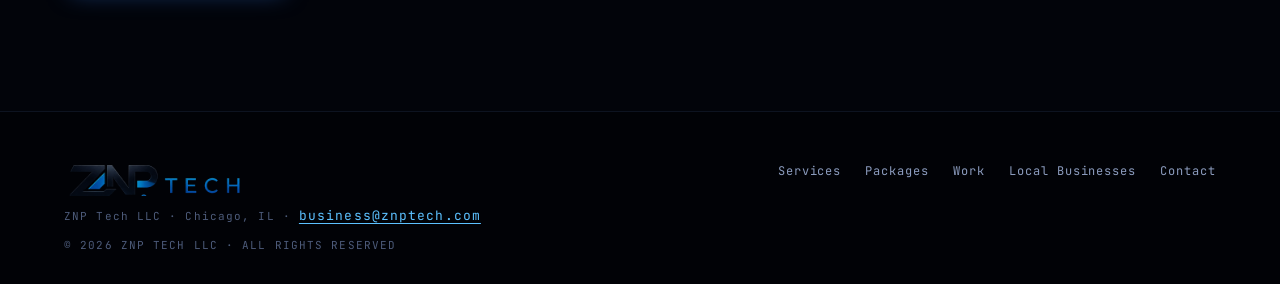
<file: chicago-small-business-websites.html>
<!DOCTYPE html>
<html lang="en">
<head>
<meta charset="UTF-8" />
<meta name="viewport" content="width=device-width, initial-scale=1.0" />

<!-- Primary SEO -->
<title>Websites for Chicago Small Businesses | ZNP Tech</title>
<meta name="description" content="ZNP Tech builds fast, mobile-ready websites for Chicago small businesses — restaurants, barbers, contractors, salons and auto shops in Chicago, Oak Park, Berwyn, Cicero and the western suburbs. Free mockup, quotes within 24 hours." />
<meta name="author" content="ZNP Tech LLC" />
<meta name="keywords" content="Chicago small business website, web design Chicago, restaurant website Chicago, barbershop website Chicago, contractor website Chicago, Oak Park web design, Berwyn web design, Cicero web design" />
<link rel="canonical" href="https://znptech.com/chicago-small-business-websites.html" />
<meta name="robots" content="index, follow" />
<meta name="theme-color" content="#02040a" />

<!-- Open Graph -->
<meta property="og:type" content="website" />
<meta property="og:url" content="https://znptech.com/chicago-small-business-websites.html" />
<meta property="og:title" content="Websites for Chicago Small Businesses | ZNP Tech" />
<meta property="og:description" content="Fast, mobile-ready websites for Chicago small businesses — restaurants, barbers, contractors, salons and auto shops. Free mockup for local businesses, quotes within 24 hours." />
<meta property="og:image" content="https://znptech.com/assets/images/og-chicago.png" />
<meta property="og:image:width" content="1200" />
<meta property="og:image:height" content="630" />
<meta property="og:image:alt" content="ZNP Tech — Websites for Chicago small businesses" />
<meta property="og:site_name" content="ZNP Tech" />
<meta property="og:locale" content="en_US" />

<!-- Twitter / X -->
<meta name="twitter:card" content="summary_large_image" />
<meta name="twitter:title" content="Websites for Chicago Small Businesses | ZNP Tech" />
<meta name="twitter:description" content="Fast, mobile-ready websites for Chicago small businesses. Free mockup, quotes within 24 hours." />
<meta name="twitter:image" content="https://znptech.com/assets/images/og-chicago.png" />
<meta name="twitter:image:alt" content="ZNP Tech — Websites for Chicago small businesses" />

<!-- Favicons -->
<link rel="icon" href="favicon.ico" sizes="any" />
<link rel="icon" type="image/png" sizes="16x16" href="favicon-16.png" />
<link rel="icon" type="image/png" sizes="32x32" href="favicon-32.png" />
<link rel="icon" type="image/png" sizes="192x192" href="favicon-192.png" />
<link rel="icon" type="image/png" sizes="512x512" href="favicon-512.png" />
<link rel="apple-touch-icon" sizes="180x180" href="apple-touch-icon.png" />

<link rel="preload" href="assets/fonts/orbitron-latin-900-normal.woff2" as="font" type="font/woff2" crossorigin />
<link rel="preload" href="assets/fonts/outfit-latin-400-normal.woff2" as="font" type="font/woff2" crossorigin />
<link rel="stylesheet" href="assets/css/site.css" />

<script type="application/ld+json">
{
  "@context": "https://schema.org",
  "@graph": [
    {
      "@type": "ProfessionalService",
      "@id": "https://znptech.com/#business",
      "name": "ZNP Tech LLC",
      "url": "https://znptech.com/",
      "logo": "https://znptech.com/favicon-512.png",
      "image": "https://znptech.com/assets/images/og-chicago.png",
      "description": "Chicago web studio building fast, mobile-ready websites for small businesses.",
      "email": "business@znptech.com",
      "priceRange": "$$",
      "address": { "@type": "PostalAddress", "addressLocality": "Chicago", "addressRegion": "IL", "addressCountry": "US" },
      "areaServed": [
        { "@type": "City", "name": "Chicago" },
        { "@type": "City", "name": "Oak Park" },
        { "@type": "City", "name": "Berwyn" },
        { "@type": "City", "name": "Cicero" }
      ]
    },
    {
      "@type": "WebPage",
      "@id": "https://znptech.com/chicago-small-business-websites.html",
      "url": "https://znptech.com/chicago-small-business-websites.html",
      "name": "Websites for Chicago Small Businesses",
      "isPartOf": { "@id": "https://znptech.com/#business" },
      "about": { "@id": "https://znptech.com/#business" }
    },
    {
      "@type": "BreadcrumbList",
      "itemListElement": [
        { "@type": "ListItem", "position": 1, "name": "Home", "item": "https://znptech.com/" },
        { "@type": "ListItem", "position": 2, "name": "Chicago Small Business Websites", "item": "https://znptech.com/chicago-small-business-websites.html" }
      ]
    }
  ]
}
</script>
</head>

<body>
  <a class="skip-link" href="#main">Skip to content</a>
  <div class="grid"></div>

  <nav class="topbar" id="nav" aria-label="Primary">
    <div class="logo-wrap">
      <a href="index.html"><img src="assets/images/logo-nav.webp" alt="ZNP Tech" class="logo" width="221" height="42" fetchpriority="high"/></a>
    </div>
    <ul class="menu" id="menu">
      <li><a href="index.html#services"><span>01.</span>Services</a></li>
      <li><a href="index.html#packages"><span>02.</span>Packages</a></li>
      <li><a href="index.html#work"><span>03.</span>Work</a></li>
      <li><a href="chicago-small-business-websites.html" aria-current="page"><span>04.</span>Local</a></li>
      <li><a href="index.html#contact"><span>05.</span>Contact</a></li>
      <li class="menu-cta"><a href="index.html#contact" data-package="">START_PROJECT →</a></li>
    </ul>
    <div class="nav-right">
      <button class="menu-toggle" aria-expanded="false" aria-controls="menu">MENU ☰</button>
      <a href="index.html#contact" class="cta">START_PROJECT →</a>
    </div>
  </nav>

  <main id="main">

  <section class="hero page-hero" id="top">
    <div class="hero-orb"></div>
    <div class="hero-orb hero-orb-2"></div>
    <div class="hero-inner">
      <div class="hero-left">
        <div class="status"><span class="dot"></span> CHICAGO · OAK PARK · BERWYN · CICERO · WESTERN SUBURBS</div>
        <h1 class="tagline">
          Chicago small business websites<br/>
          <span class="slash">//</span> that bring <span class="accent">customers through the door.</span><span class="term-cursor"></span>
        </h1>
        <p class="lede">
          We're a Chicago web design studio that supports local small businesses with competitive pricing and a free mockup to start. Most of your customers search Google before they visit — so we build fast websites with your menu or services, hours, a booking or quote form, and your Google listing, tuned to show up when neighbors search.
        </p>
        <div class="cta-row">
          <a href="index.html?package=LAUNCH_SITE#contact" class="btn btn-primary">GET_A_FREE_MOCKUP <span>→</span></a>
          <a href="index.html#packages" class="btn btn-ghost">SEE_PACKAGES</a>
        </div>
      </div>
    </div>
  </section>

  <section id="who">
    <div class="container">
      <div class="section-head reveal">
        <div>
          <div class="section-eyebrow">// 01 — Who we build for</div>
          <h2 class="section-title">Built for Chicago's<br/><em>local businesses.</em></h2>
        </div>
        <p class="section-sub">If your customers find you on Google, we make sure what they find is fast, clear and ready to book.</p>
      </div>

      <div class="service-grid reveal">
        <div class="service compact">
          <div class="service-num">// 01</div>
          <h3 class="service-title">Restaurants &amp; cafés</h3>
          <p class="service-desc">Menus that load instantly, hours that are always right, and a loud online-ordering or reservation button.</p>
        </div>
        <div class="service compact">
          <div class="service-num">// 02</div>
          <h3 class="service-title">Barbers &amp; salons</h3>
          <p class="service-desc">Services, your team, and a book-now button that follows customers down the page.</p>
        </div>
        <div class="service compact">
          <div class="service-num">// 03</div>
          <h3 class="service-title">Contractors &amp; trades</h3>
          <p class="service-desc">A project gallery, trust signals and a quote-request form built for high-intent visitors.</p>
        </div>
        <div class="service compact">
          <div class="service-num">// 04</div>
          <h3 class="service-title">Auto shops</h3>
          <p class="service-desc">Services, hours and directions up front, with a quick way to request an appointment.</p>
        </div>
        <div class="service compact">
          <div class="service-num">// 05</div>
          <h3 class="service-title">Salons &amp; spas</h3>
          <p class="service-desc">A clean service list, pricing on request, and online booking wired to your calendar.</p>
        </div>
        <div class="service compact">
          <div class="service-num">// 06</div>
          <h3 class="service-title">Local shops &amp; services</h3>
          <p class="service-desc">Whatever you do, we make the next step obvious: call, book, order or visit.</p>
        </div>
      </div>
    </div>
  </section>

  <section id="process">
    <div class="container">
      <div class="section-head reveal">
        <div>
          <div class="section-eyebrow">// 02 — How it works</div>
          <h2 class="section-title">Kickoff to launch<br/><em>in days, not months.</em></h2>
        </div>
        <p class="section-sub">A simple four-step process. No jargon, no surprises, two rounds of changes included.</p>
      </div>
      <div class="steps reveal">
        <div class="step"><h3>Kickoff call</h3><p>A quick call to learn your business, your customers and what a win looks like for you.</p></div>
        <div class="step"><h3>Draft in days</h3><p>We build a real, working draft fast — not a slideshow — so you react to the real thing.</p></div>
        <div class="step"><h3>Two rounds of changes</h3><p>Two full rounds of revisions included, so the site lands exactly how you want it.</p></div>
        <div class="step"><h3>Launch + handoff</h3><p>We launch, connect your Google listing and hand everything over clean — with a guide.</p></div>
      </div>
    </div>
  </section>

  <section id="quality" style="padding-top:0">
    <div class="container">
      <div class="about-strip reveal">
        <div class="vlabel">// TESTED_EVERYWHERE</div>
        <div>
          <h2>Tested on real devices<br/>before it goes live.</h2>
          <p>Every site is tested on iPhone, Android, Chrome, Safari and Edge before launch, so it looks right and loads fast on whatever your customers are actually holding. Fast, mobile-ready and accessible isn't an upsell — it's the baseline.</p>
        </div>
      </div>
    </div>
  </section>

  <section id="cta">
    <div class="container">
      <div class="section-head reveal">
        <div>
          <div class="section-eyebrow">// 03 — Free mockup</div>
          <h2 class="section-title">Local business?<br/><em>Ask for a free mockup.</em></h2>
        </div>
        <p class="section-sub">Tell us about your business and we'll send back ideas — and a clear, fixed quote within 24 hours. No hourly billing, no surprises.</p>
      </div>
      <div class="cta-row reveal">
        <a href="index.html?package=LAUNCH_SITE#contact" class="btn btn-primary">GET_A_FREE_MOCKUP <span>→</span></a>
        <a href="mailto:business@znptech.com" class="btn btn-ghost">business@znptech.com</a>
      </div>
    </div>
  </section>

  </main>

  <footer>
    <div class="foot-wrap">
      <div class="foot-brand">
        <img src="assets/images/logo-nav.webp" alt="ZNP Tech" class="logo" width="179" height="34" loading="lazy"/>
        <p class="foot-line">ZNP Tech LLC · Chicago, IL · <a href="mailto:business@znptech.com">business@znptech.com</a></p>
        <p>© 2026 ZNP TECH LLC · ALL RIGHTS RESERVED</p>
      </div>
      <div class="foot-links">
        <a href="index.html#services">Services</a>
        <a href="index.html#packages">Packages</a>
        <a href="index.html#work">Work</a>
        <a href="chicago-small-business-websites.html">Local Businesses</a>
        <a href="index.html#contact">Contact</a>
      </div>
    </div>
  </footer>

  <script src="assets/js/site.js" defer></script>
</body>
</html>
</file>
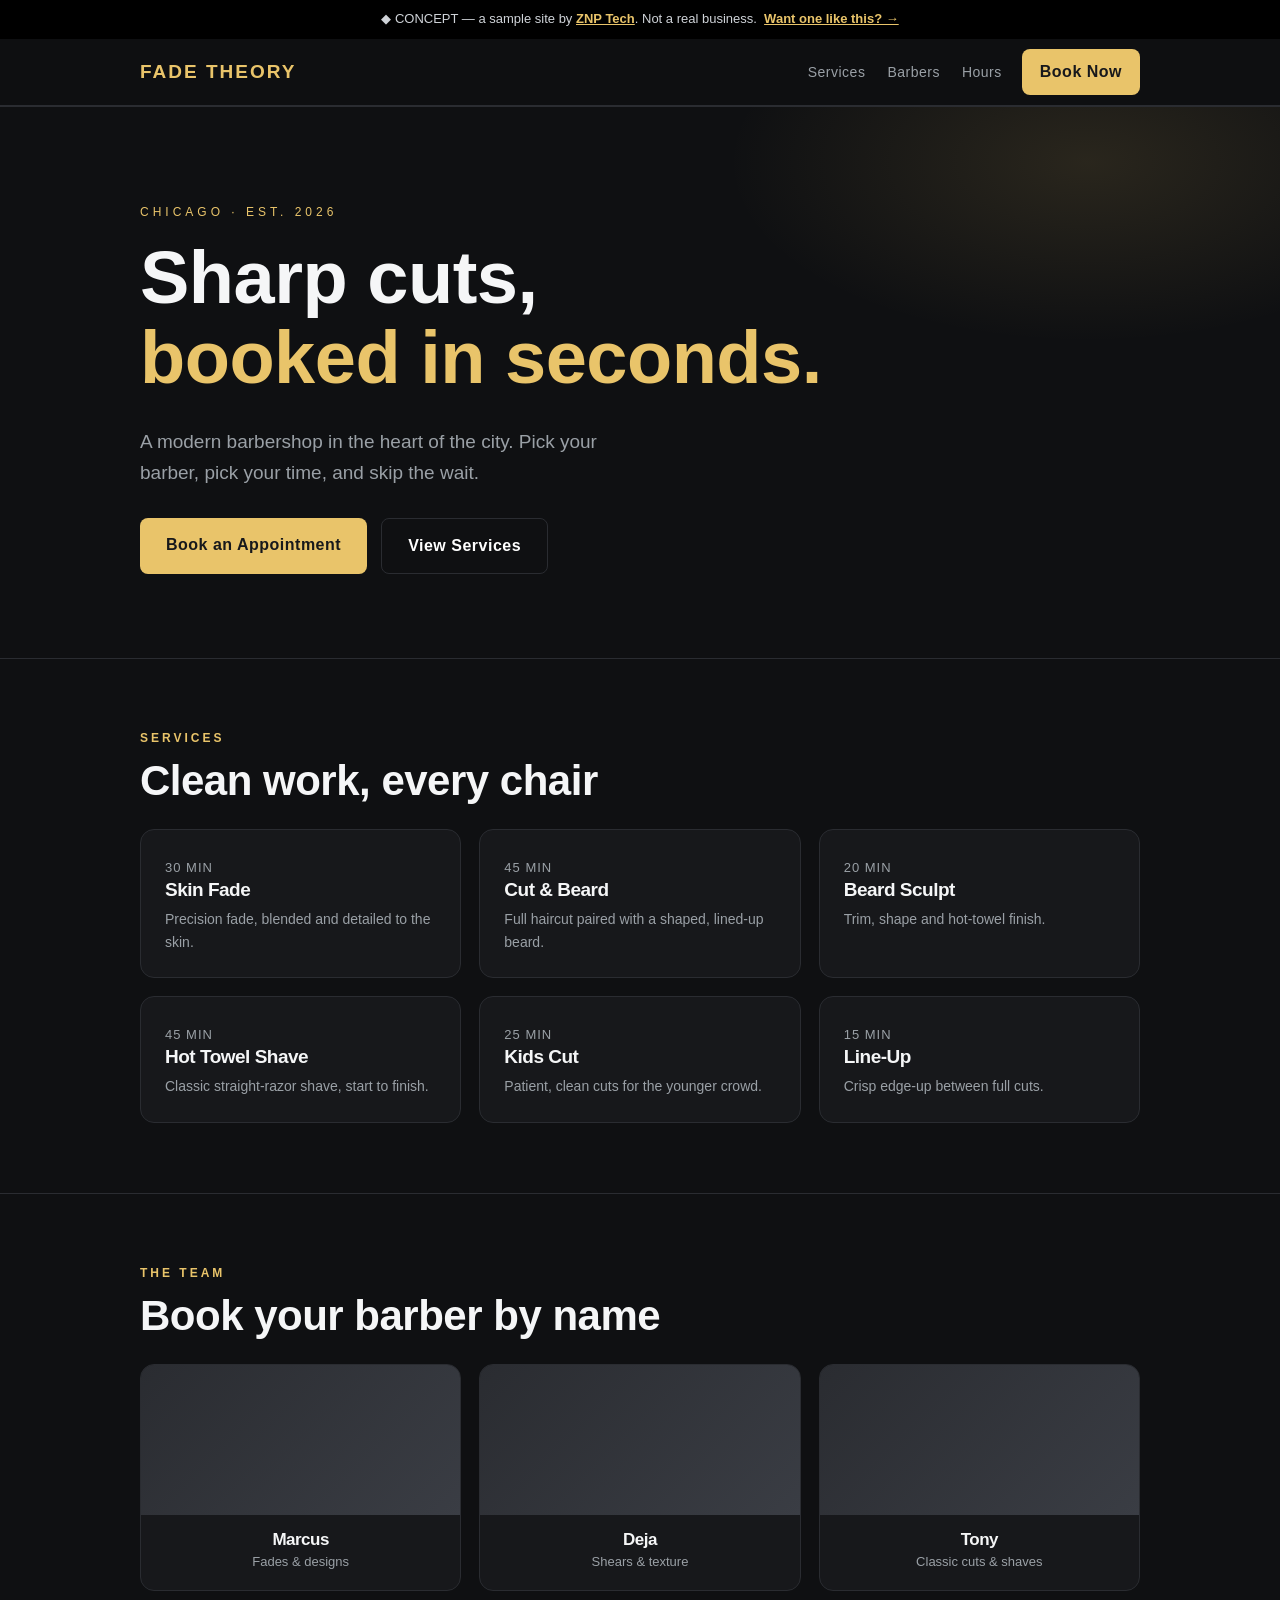
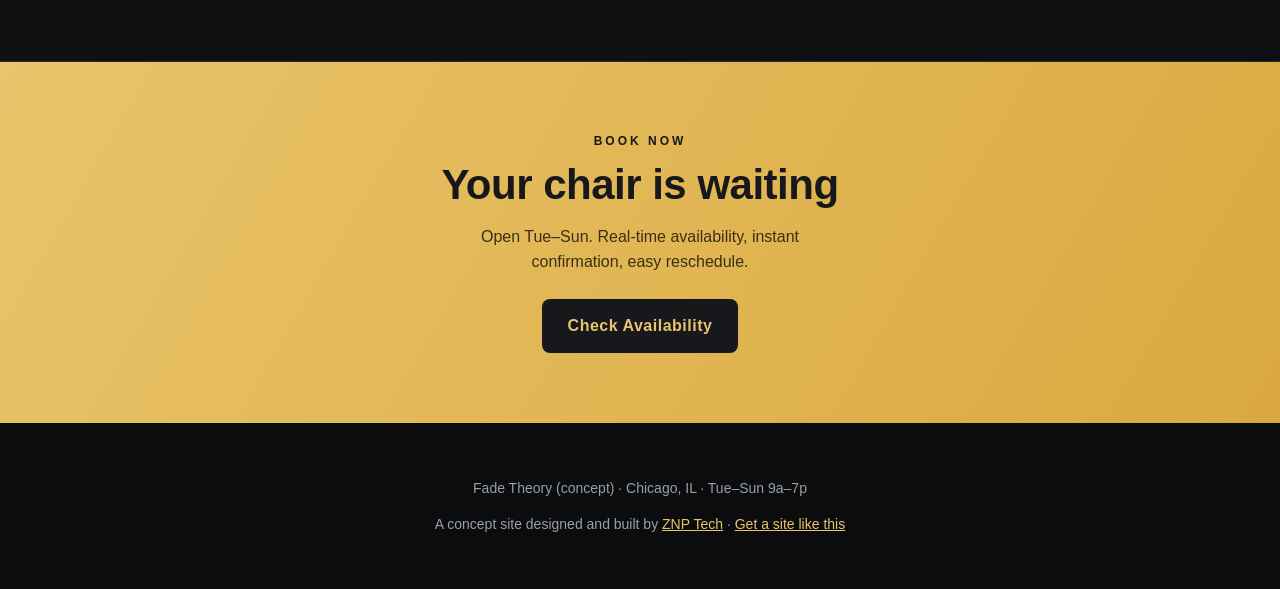
<file: work/barbershop-concept.html>
<!doctype html>
<html lang="en">
<head>
<meta charset="utf-8">
<meta name="viewport" content="width=device-width, initial-scale=1">
<title>Fade Theory — Concept Barbershop Site by ZNP Tech</title>
<meta name="description" content="A concept barbershop website by ZNP Tech built around online booking — services, barbers and a book-now flow for a Chicago shop. Sample work — not a real business.">
<meta name="robots" content="index, follow">
<link rel="canonical" href="https://znptech.com/work/barbershop-concept.html">
<meta name="theme-color" content="#0f1012">
<meta property="og:type" content="website">
<meta property="og:title" content="Fade Theory — Concept Barbershop Site by ZNP Tech">
<meta property="og:description" content="A concept barbershop website by ZNP Tech built around online booking.">
<meta property="og:url" content="https://znptech.com/work/barbershop-concept.html">
<meta property="og:image" content="https://znptech.com/og-image.png">
<meta property="og:image:width" content="1200">
<meta property="og:image:height" content="630">
<meta property="og:image:alt" content="Fade Theory concept barbershop website by ZNP Tech">
<meta name="twitter:card" content="summary_large_image">
<meta name="twitter:image" content="https://znptech.com/og-image.png">
<link rel="icon" href="../favicon.ico" sizes="any">
<link rel="icon" type="image/png" sizes="32x32" href="../favicon-32.png">
<link rel="apple-touch-icon" sizes="180x180" href="../apple-touch-icon.png">
<style>
  :root{--bg:#0f1012;--panel:#17181b;--panel-2:#1d1f23;--line:#2a2c31;--ink:#f5f6f7;--muted:#9aa0a6;--gold:#e9c46a}
  *{box-sizing:border-box}
  body{margin:0;background:var(--bg);color:var(--ink);
    font-family:-apple-system,BlinkMacSystemFont,"Segoe UI",Roboto,Helvetica,Arial,sans-serif;line-height:1.6}
  h1,h2,h3{line-height:1.08;margin:0 0 .4em;letter-spacing:-.5px}
  img{max-width:100%;display:block}
  a{color:var(--gold)}
  .wrap{max-width:1040px;margin:0 auto;padding:0 20px}
  .concept-bar{background:#000;color:#cfd3d8;font-size:13px;text-align:center;padding:9px 16px}
  .concept-bar a{color:var(--gold);font-weight:700;text-decoration:underline}
  .concept-bar a:hover{text-decoration:underline}
  header.site{background:rgba(15,16,18,.9);backdrop-filter:blur(8px);position:sticky;top:0;z-index:10;border-bottom:1px solid var(--line)}
  .nav{display:flex;align-items:center;gap:20px;height:66px}
  .logo{font-weight:800;font-size:19px;letter-spacing:2px;color:var(--gold);text-decoration:none}
  .nav nav{margin-left:auto;display:flex;gap:22px}
  .nav nav a{color:var(--muted);text-decoration:none;font-size:14px;letter-spacing:.5px}
  .nav nav a:hover{color:#fff}
  .book{background:var(--gold);color:#17181b;padding:10px 18px;border-radius:8px;font-weight:800;text-decoration:none;letter-spacing:.5px}
  .hero{padding:96px 0 84px;position:relative;overflow:hidden}
  .hero::after{content:"";position:absolute;inset:0;background:radial-gradient(600px 300px at 85% 10%,rgba(233,196,106,.12),transparent 60%);pointer-events:none}
  .hero p.k{letter-spacing:4px;text-transform:uppercase;font-size:12px;color:var(--gold);margin:0 0 16px}
  .hero h1{font-size:clamp(40px,7vw,74px);font-weight:800}
  .hero h1 .g{color:var(--gold)}
  .hero p.sub{font-size:19px;color:var(--muted);max-width:44ch}
  .hero .cta{margin-top:30px;display:flex;gap:14px;flex-wrap:wrap}
  .btn{display:inline-block;padding:14px 26px;border-radius:8px;font-weight:800;text-decoration:none;letter-spacing:.5px}
  .btn.p{background:var(--gold);color:#17181b}
  .btn.o{background:transparent;color:#fff;border:1.5px solid var(--line)}
  section{padding:70px 0;border-top:1px solid var(--line)}
  .sec-k{color:var(--gold);letter-spacing:3px;text-transform:uppercase;font-size:12px;font-weight:700;margin:0 0 10px}
  h2{font-size:clamp(28px,4vw,42px)}
  .grid{display:grid;grid-template-columns:repeat(3,1fr);gap:18px;margin-top:26px}
  .svc{background:var(--panel);border:1px solid var(--line);border-radius:14px;padding:24px}
  .svc h3{font-size:19px}
  .svc .t{color:var(--muted);font-size:13px;letter-spacing:1px;text-transform:uppercase}
  .svc p{color:var(--muted);font-size:14px;margin:8px 0 0}
  .barbers{display:grid;grid-template-columns:repeat(3,1fr);gap:18px;margin-top:26px}
  .barber{background:var(--panel);border:1px solid var(--line);border-radius:14px;overflow:hidden;text-align:center;padding-bottom:18px}
  .barber .ph{height:150px;background:linear-gradient(135deg,#2a2c31,#3a3d44)}
  .barber h3{margin:16px 0 2px;font-size:17px}
  .barber p{color:var(--muted);font-size:13px;margin:0}
  .bookstrip{background:linear-gradient(120deg,#e9c46a,#d9a93f);color:#17181b}
  .bookstrip h2{color:#17181b}
  .bookstrip .btn.dark{background:#17181b;color:var(--gold)}
  footer.site{background:#0b0c0d;color:#9aa0a6;padding:40px 0;font-size:14px;text-align:center}
  footer.site a{color:var(--gold);text-decoration:underline}
  .sticky-book{position:fixed;left:16px;right:16px;bottom:16px;z-index:20;display:none}
  .sticky-book a{display:block;text-align:center;background:var(--gold);color:#17181b;font-weight:800;padding:15px;border-radius:12px;text-decoration:none;box-shadow:0 10px 30px rgba(0,0,0,.4)}
  @media(max-width:720px){.grid,.barbers{grid-template-columns:1fr}.nav nav{display:none}.nav .book{display:none}.sticky-book{display:block}}
</style>
</head>
<body>
<div class="concept-bar">◆ CONCEPT — a sample site by <a href="../index.html">ZNP&nbsp;Tech</a>. Not a real business. &nbsp;<a href="../index.html#contact">Want one like this? →</a></div>

<header class="site">
  <div class="wrap nav">
    <a class="logo" href="#">FADE THEORY</a>
    <nav>
      <a href="#services">Services</a>
      <a href="#team">Barbers</a>
      <a href="#book">Hours</a>
    </nav>
    <a class="book" href="#book">Book Now</a>
  </div>
</header>

<main>
  <section class="hero">
    <div class="wrap">
      <p class="k">Chicago · est. 2026</p>
      <h1>Sharp cuts,<br><span class="g">booked in seconds.</span></h1>
      <p class="sub">A modern barbershop in the heart of the city. Pick your barber, pick your time, and skip the wait.</p>
      <div class="cta">
        <a class="btn p" href="#book">Book an Appointment</a>
        <a class="btn o" href="#services">View Services</a>
      </div>
    </div>
  </section>

  <section id="services">
    <div class="wrap">
      <p class="sec-k">Services</p>
      <h2>Clean work, every chair</h2>
      <div class="grid">
        <div class="svc"><span class="t">30 min</span><h3>Skin Fade</h3><p>Precision fade, blended and detailed to the skin.</p></div>
        <div class="svc"><span class="t">45 min</span><h3>Cut &amp; Beard</h3><p>Full haircut paired with a shaped, lined-up beard.</p></div>
        <div class="svc"><span class="t">20 min</span><h3>Beard Sculpt</h3><p>Trim, shape and hot-towel finish.</p></div>
        <div class="svc"><span class="t">45 min</span><h3>Hot Towel Shave</h3><p>Classic straight-razor shave, start to finish.</p></div>
        <div class="svc"><span class="t">25 min</span><h3>Kids Cut</h3><p>Patient, clean cuts for the younger crowd.</p></div>
        <div class="svc"><span class="t">15 min</span><h3>Line-Up</h3><p>Crisp edge-up between full cuts.</p></div>
      </div>
    </div>
  </section>

  <section id="team">
    <div class="wrap">
      <p class="sec-k">The Team</p>
      <h2>Book your barber by name</h2>
      <div class="barbers">
        <div class="barber"><div class="ph" aria-hidden="true"></div><h3>Marcus</h3><p>Fades &amp; designs</p></div>
        <div class="barber"><div class="ph" aria-hidden="true"></div><h3>Deja</h3><p>Shears &amp; texture</p></div>
        <div class="barber"><div class="ph" aria-hidden="true"></div><h3>Tony</h3><p>Classic cuts &amp; shaves</p></div>
      </div>
    </div>
  </section>

  <section id="book" class="bookstrip">
    <div class="wrap" style="text-align:center">
      <p class="sec-k" style="color:#17181b">Book now</p>
      <h2>Your chair is waiting</h2>
      <p style="max-width:46ch;margin:8px auto 0;color:#3a2f16">Open Tue–Sun. Real-time availability, instant confirmation, easy reschedule.</p>
      <div style="margin-top:24px"><a class="btn dark" href="#">Check Availability</a></div>
    </div>
  </section>
</main>

<footer class="site">
  <div class="wrap">
    <p>Fade Theory (concept) · Chicago, IL · Tue–Sun 9a–7p</p>
    <p>A concept site designed and built by <a href="../index.html">ZNP Tech</a> · <a href="../index.html#contact">Get a site like this</a></p>
  </div>
</footer>

<div class="sticky-book"><a href="#book">Book Now</a></div>
</body>
</html>
</file>
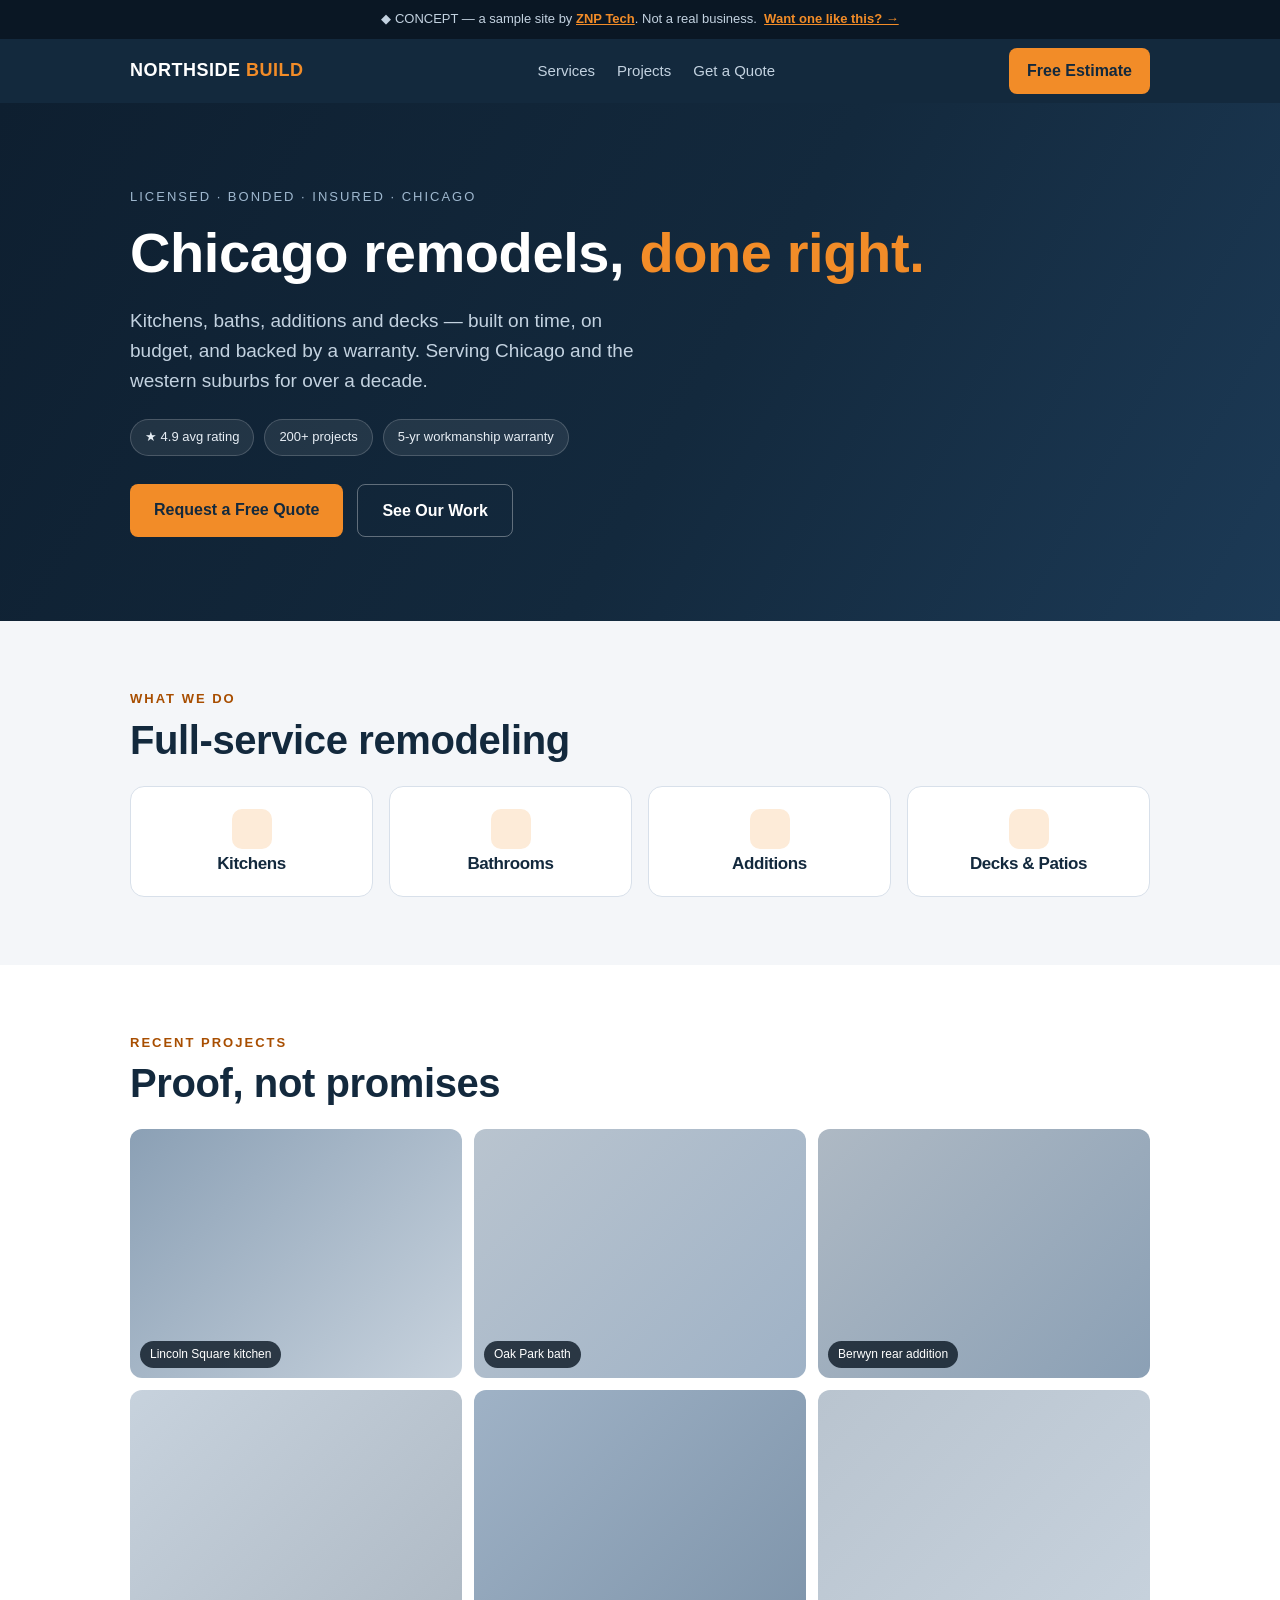
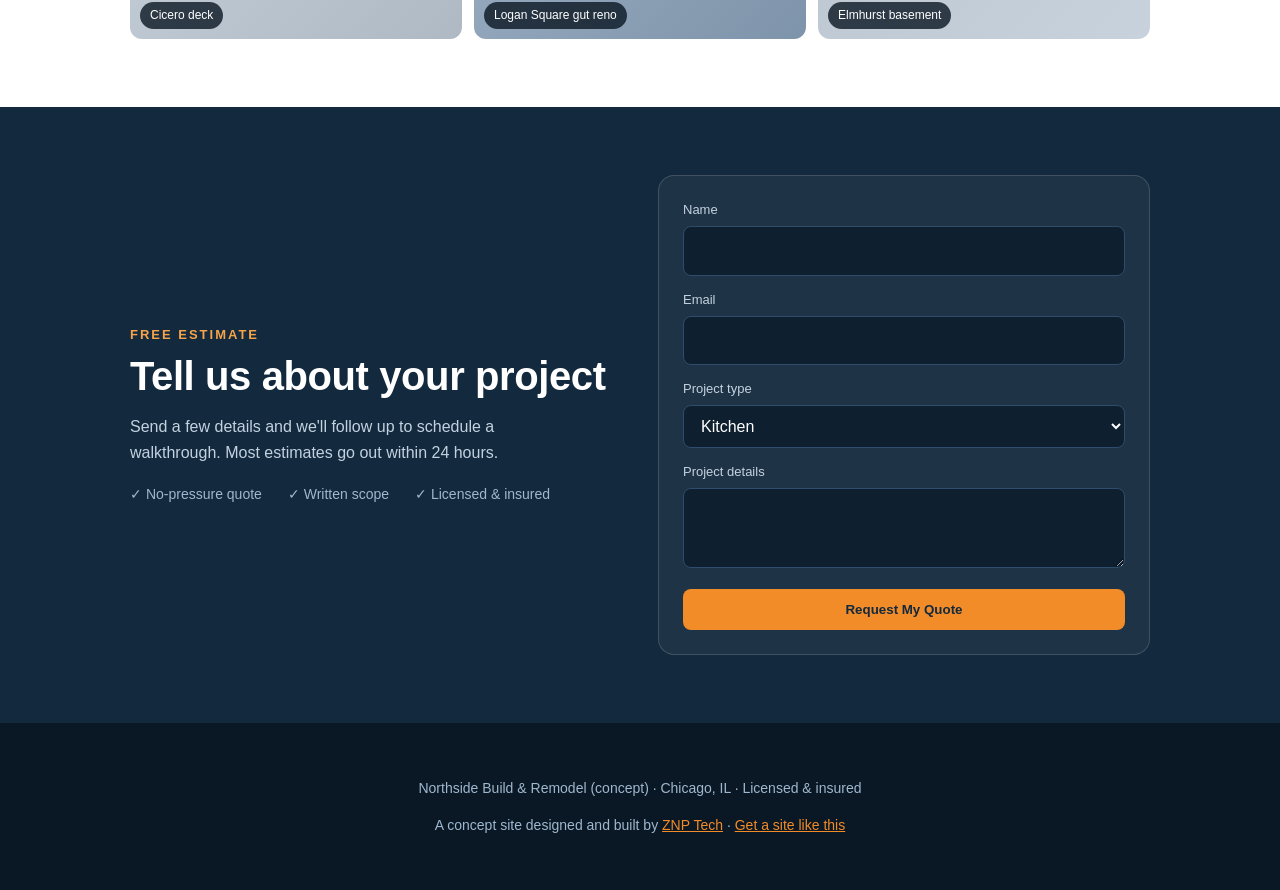
<file: work/contractor-concept.html>
<!doctype html>
<html lang="en">
<head>
<meta charset="utf-8">
<meta name="viewport" content="width=device-width, initial-scale=1">
<title>Northside Build &amp; Remodel — Concept Contractor Site by ZNP Tech</title>
<meta name="description" content="A concept home-contractor website by ZNP Tech featuring a project gallery and a request-a-quote form for a Chicago remodeling company. Sample work — not a real business.">
<meta name="robots" content="index, follow">
<link rel="canonical" href="https://znptech.com/work/contractor-concept.html">
<meta name="theme-color" content="#13293d">
<meta property="og:type" content="website">
<meta property="og:title" content="Northside Build &amp; Remodel — Concept Contractor Site by ZNP Tech">
<meta property="og:description" content="A concept home-contractor website by ZNP Tech: project gallery and request-a-quote form.">
<meta property="og:url" content="https://znptech.com/work/contractor-concept.html">
<meta property="og:image" content="https://znptech.com/og-image.png">
<meta property="og:image:width" content="1200">
<meta property="og:image:height" content="630">
<meta property="og:image:alt" content="Northside Build and Remodel concept contractor website by ZNP Tech">
<meta name="twitter:card" content="summary_large_image">
<meta name="twitter:image" content="https://znptech.com/og-image.png">
<link rel="icon" href="../favicon.ico" sizes="any">
<link rel="icon" type="image/png" sizes="32x32" href="../favicon-32.png">
<link rel="apple-touch-icon" sizes="180x180" href="../apple-touch-icon.png">
<style>
  :root{--navy:#13293d;--navy-2:#1c3a56;--orange:#f28c28;--bg:#f4f6f9;--ink:#13293d;--muted:#5c7186;--line:#d8e0ea;--paper:#fff}
  *{box-sizing:border-box}
  body{margin:0;background:var(--bg);color:var(--ink);
    font-family:-apple-system,BlinkMacSystemFont,"Segoe UI",Roboto,Helvetica,Arial,sans-serif;line-height:1.6}
  h1,h2,h3{line-height:1.1;margin:0 0 .4em;letter-spacing:-.4px}
  img{max-width:100%;display:block}
  a{color:var(--navy)}
  .wrap{max-width:1060px;margin:0 auto;padding:0 20px}
  .concept-bar{background:#0a1724;color:#c3d2e0;font-size:13px;text-align:center;padding:9px 16px}
  .concept-bar a{color:var(--orange);font-weight:700;text-decoration:underline}
  .concept-bar a:hover{text-decoration:underline}
  header.site{background:var(--navy);position:sticky;top:0;z-index:10}
  .nav{display:flex;align-items:center;gap:20px;height:64px}
  .logo{font-weight:800;font-size:18px;color:#fff;text-decoration:none;letter-spacing:.5px}
  .logo span{color:var(--orange)}
  .nav nav{margin-left:auto;display:flex;gap:22px}
  .nav nav a{color:#c3d2e0;text-decoration:none;font-size:15px}
  .nav nav a:hover{color:#fff}
  .quote{background:var(--orange);color:var(--navy);padding:10px 18px;border-radius:8px;font-weight:800;text-decoration:none}
  .hero{background:linear-gradient(120deg,#0e1f30,#13293d 55%,#1c3a56);color:#fff;padding:84px 0}
  .hero p.k{letter-spacing:2px;text-transform:uppercase;font-size:13px;color:#9fb8cf;margin:0 0 14px}
  .hero h1{font-size:clamp(34px,5.5vw,56px)}
  .hero h1 .o{color:var(--orange)}
  .hero p.sub{font-size:19px;color:#c3d2e0;max-width:50ch}
  .badges{display:flex;gap:10px;flex-wrap:wrap;margin-top:22px}
  .badge{background:#ffffff14;border:1px solid #ffffff2e;color:#e7eef5;padding:7px 14px;border-radius:999px;font-size:13px}
  .hero .cta{margin-top:28px;display:flex;gap:14px;flex-wrap:wrap}
  .btn{display:inline-block;padding:13px 24px;border-radius:8px;font-weight:800;text-decoration:none}
  .btn.p{background:var(--orange);color:var(--navy)}
  .btn.o{background:transparent;color:#fff;border:1.5px solid #ffffff55}
  section{padding:68px 0}
  .sec-k{color:#a84e00;letter-spacing:2px;text-transform:uppercase;font-size:13px;font-weight:800;margin:0 0 8px}
  .quotebox .sec-k{color:#f6a44a}
  h2{font-size:clamp(28px,4vw,40px)}
  .svcs{display:grid;grid-template-columns:repeat(4,1fr);gap:16px;margin-top:24px}
  .svc{background:var(--paper);border:1px solid var(--line);border-radius:14px;padding:22px;text-align:center}
  .svc h3{font-size:17px;margin:6px 0 0}
  .svc .ic{width:40px;height:40px;margin:0 auto;border-radius:10px;background:#fdebd8;display:block}
  .gallery{display:grid;grid-template-columns:repeat(3,1fr);gap:12px;margin-top:24px}
  .shot{aspect-ratio:4/3;border-radius:12px;position:relative;overflow:hidden}
  .shot span{position:absolute;left:10px;bottom:10px;background:#0a1724cc;color:#fff;font-size:12px;padding:4px 10px;border-radius:999px}
  .quotebox{background:var(--navy);color:#fff}
  .qgrid{display:grid;grid-template-columns:1fr 1fr;gap:36px;align-items:center}
  form.q{background:#ffffff0d;border:1px solid #ffffff26;border-radius:16px;padding:24px}
  form.q .f{margin-bottom:14px}
  form.q label{display:block;font-size:13px;color:#c3d2e0;margin-bottom:5px}
  form.q input,form.q select,form.q textarea{width:100%;padding:11px 13px;border-radius:8px;border:1px solid #2f4d6b;background:#0e1f30;color:#fff;font:inherit}
  form.q textarea{min-height:80px;resize:vertical}
  .trust{display:flex;gap:26px;flex-wrap:wrap;margin-top:18px;color:#9fb8cf;font-size:14px}
  footer.site{background:#0a1724;color:#9fb8cf;padding:40px 0;font-size:14px;text-align:center}
  footer.site a{color:var(--orange);text-decoration:underline}
  .logo,.quote{white-space:nowrap}
  .quote{margin-left:auto}
  @media(max-width:820px){.svcs{grid-template-columns:1fr 1fr}.gallery{grid-template-columns:1fr 1fr}.qgrid{grid-template-columns:1fr}.nav nav{display:none}}
  @media(max-width:480px){.nav{gap:12px}.logo{font-size:15px}.quote{font-size:13px;padding:8px 12px}}
  @media(max-width:520px){.svcs,.gallery{grid-template-columns:1fr}}
</style>
</head>
<body>
<div class="concept-bar">◆ CONCEPT — a sample site by <a href="../index.html">ZNP&nbsp;Tech</a>. Not a real business. &nbsp;<a href="../index.html#contact">Want one like this? →</a></div>

<header class="site">
  <div class="wrap nav">
    <a class="logo" href="#">NORTHSIDE <span>BUILD</span></a>
    <nav>
      <a href="#services">Services</a>
      <a href="#work">Projects</a>
      <a href="#quote">Get a Quote</a>
    </nav>
    <a class="quote" href="#quote">Free Estimate</a>
  </div>
</header>

<main>
  <section class="hero">
    <div class="wrap">
      <p class="k">Licensed · Bonded · Insured · Chicago</p>
      <h1>Chicago remodels, <span class="o">done right.</span></h1>
      <p class="sub">Kitchens, baths, additions and decks — built on time, on budget, and backed by a warranty. Serving Chicago and the western suburbs for over a decade.</p>
      <div class="badges">
        <span class="badge">★ 4.9 avg rating</span>
        <span class="badge">200+ projects</span>
        <span class="badge">5-yr workmanship warranty</span>
      </div>
      <div class="cta">
        <a class="btn p" href="#quote">Request a Free Quote</a>
        <a class="btn o" href="#work">See Our Work</a>
      </div>
    </div>
  </section>

  <section id="services">
    <div class="wrap">
      <p class="sec-k">What we do</p>
      <h2>Full-service remodeling</h2>
      <div class="svcs">
        <div class="svc"><span class="ic" aria-hidden="true"></span><h3>Kitchens</h3></div>
        <div class="svc"><span class="ic" aria-hidden="true"></span><h3>Bathrooms</h3></div>
        <div class="svc"><span class="ic" aria-hidden="true"></span><h3>Additions</h3></div>
        <div class="svc"><span class="ic" aria-hidden="true"></span><h3>Decks &amp; Patios</h3></div>
      </div>
    </div>
  </section>

  <section id="work" style="background:var(--paper)">
    <div class="wrap">
      <p class="sec-k">Recent projects</p>
      <h2>Proof, not promises</h2>
      <div class="gallery">
        <div class="shot" style="background:linear-gradient(135deg,#8ba0b5,#c7d2dd)"><span>Lincoln Square kitchen</span></div>
        <div class="shot" style="background:linear-gradient(135deg,#b9c4cf,#9fb2c6)"><span>Oak Park bath</span></div>
        <div class="shot" style="background:linear-gradient(135deg,#aeb9c4,#8ba0b5)"><span>Berwyn rear addition</span></div>
        <div class="shot" style="background:linear-gradient(135deg,#c7d2dd,#aeb9c4)"><span>Cicero deck</span></div>
        <div class="shot" style="background:linear-gradient(135deg,#9fb2c6,#7e94aa)"><span>Logan Square gut reno</span></div>
        <div class="shot" style="background:linear-gradient(135deg,#b9c4cf,#c7d2dd)"><span>Elmhurst basement</span></div>
      </div>
    </div>
  </section>

  <section id="quote" class="quotebox">
    <div class="wrap qgrid">
      <div>
        <p class="sec-k">Free estimate</p>
        <h2>Tell us about your project</h2>
        <p style="color:#c3d2e0;max-width:42ch">Send a few details and we'll follow up to schedule a walkthrough. Most estimates go out within 24 hours.</p>
        <div class="trust">
          <span>✓ No-pressure quote</span>
          <span>✓ Written scope</span>
          <span>✓ Licensed &amp; insured</span>
        </div>
      </div>
      <form class="q" onsubmit="return false" aria-label="Request a quote (concept demo)">
        <div class="f"><label for="n">Name</label><input id="n" type="text" autocomplete="name"></div>
        <div class="f"><label for="e">Email</label><input id="e" type="email" autocomplete="email"></div>
        <div class="f"><label for="p">Project type</label>
          <select id="p"><option>Kitchen</option><option>Bathroom</option><option>Addition</option><option>Deck / Patio</option><option>Other</option></select>
        </div>
        <div class="f"><label for="d">Project details</label><textarea id="d"></textarea></div>
        <button class="btn p" type="submit" style="width:100%;border:0;cursor:pointer">Request My Quote</button>
      </form>
    </div>
  </section>
</main>

<footer class="site">
  <div class="wrap">
    <p>Northside Build &amp; Remodel (concept) · Chicago, IL · Licensed &amp; insured</p>
    <p>A concept site designed and built by <a href="../index.html">ZNP Tech</a> · <a href="../index.html#contact">Get a site like this</a></p>
  </div>
</footer>
</body>
</html>
</file>
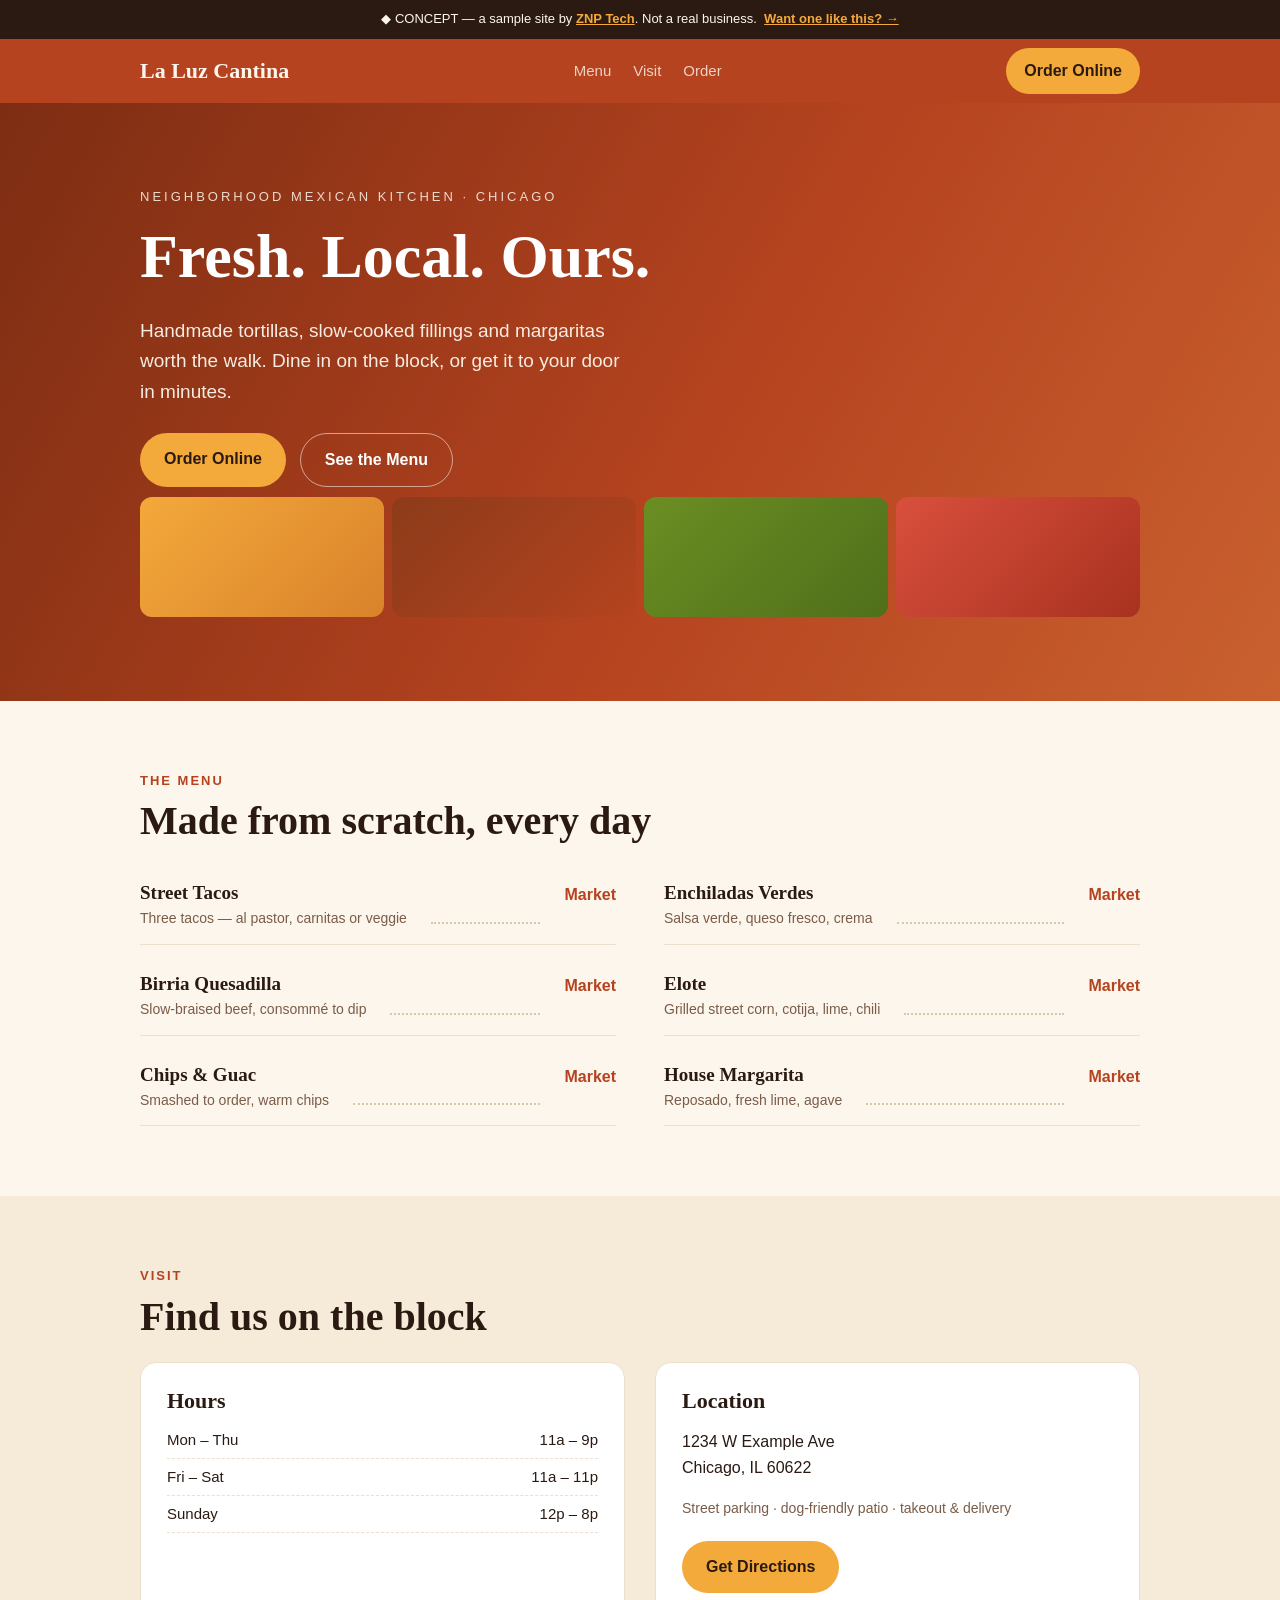
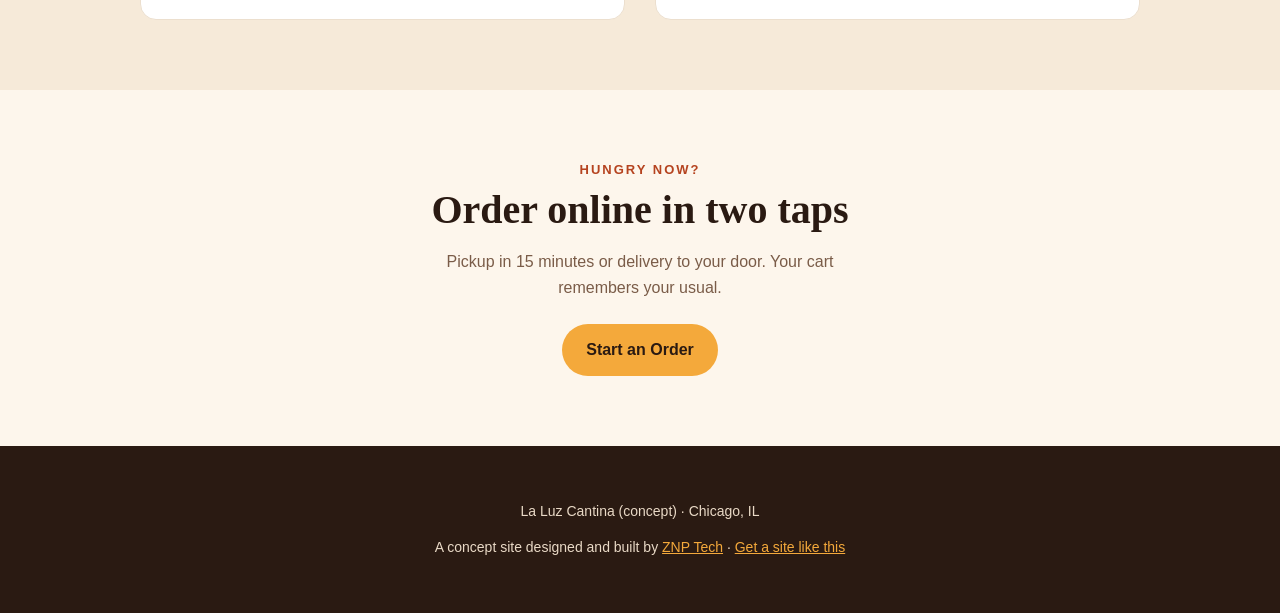
<file: work/restaurant-concept.html>
<!doctype html>
<html lang="en">
<head>
<meta charset="utf-8">
<meta name="viewport" content="width=device-width, initial-scale=1">
<title>La Luz Cantina — Concept Restaurant Site by ZNP Tech</title>
<meta name="description" content="A concept restaurant website by ZNP Tech showing a menu, hours and online ordering for a neighborhood Chicago cantina. Sample work — not a real business.">
<meta name="robots" content="index, follow">
<link rel="canonical" href="https://znptech.com/work/restaurant-concept.html">
<meta name="theme-color" content="#b5431f">
<meta property="og:type" content="website">
<meta property="og:title" content="La Luz Cantina — Concept Restaurant Site by ZNP Tech">
<meta property="og:description" content="A concept restaurant website by ZNP Tech: menu, hours and online ordering for a neighborhood Chicago cantina.">
<meta property="og:url" content="https://znptech.com/work/restaurant-concept.html">
<meta property="og:image" content="https://znptech.com/og-image.png">
<meta property="og:image:width" content="1200">
<meta property="og:image:height" content="630">
<meta property="og:image:alt" content="La Luz Cantina concept restaurant website by ZNP Tech">
<meta name="twitter:card" content="summary_large_image">
<meta name="twitter:image" content="https://znptech.com/og-image.png">
<link rel="icon" href="../favicon.ico" sizes="any">
<link rel="icon" type="image/png" sizes="32x32" href="../favicon-32.png">
<link rel="apple-touch-icon" sizes="180x180" href="../apple-touch-icon.png">
<style>
  :root{--brand:#b5431f;--brand-2:#f4a93b;--ink:#2a1a12;--cream:#fdf6ec;--paper:#fff;--muted:#7a5c48;--line:#ecdfce}
  *{box-sizing:border-box}
  body{margin:0;background:var(--cream);color:var(--ink);
    font-family:-apple-system,BlinkMacSystemFont,"Segoe UI",Roboto,Helvetica,Arial,sans-serif;line-height:1.6}
  h1,h2,h3{font-family:Georgia,"Times New Roman",serif;line-height:1.12;margin:0 0 .4em}
  img{max-width:100%;display:block}
  a{color:var(--brand)}
  .wrap{max-width:1040px;margin:0 auto;padding:0 20px}
  /* concept banner */
  .concept-bar{background:#2a1a12;color:#fdf6ec;font-size:13px;text-align:center;padding:9px 16px}
  .concept-bar a{color:var(--brand-2);font-weight:700;text-decoration:underline}
  .concept-bar a:hover{text-decoration:underline}
  /* nav */
  header.site{background:var(--brand);color:var(--cream);position:sticky;top:0;z-index:10}
  .nav{display:flex;align-items:center;gap:20px;height:64px}
  .logo{font-family:Georgia,serif;font-weight:700;font-size:22px;color:var(--cream);text-decoration:none}
  .nav nav{margin-left:auto;display:flex;gap:22px}
  .nav nav a{color:#fdf6eccc;text-decoration:none;font-size:15px}
  .nav nav a:hover{color:#fff}
  .order{background:var(--brand-2);color:var(--ink);padding:10px 18px;border-radius:999px;font-weight:700;text-decoration:none}
  /* hero */
  .hero{background:linear-gradient(120deg,#7d2d13,#b5431f 55%,#c9612f);color:var(--cream);padding:84px 0}
  .hero p.k{letter-spacing:3px;text-transform:uppercase;font-size:13px;opacity:.85;margin:0 0 14px}
  .hero h1{font-size:clamp(36px,6vw,62px);color:#fff}
  .hero p.sub{font-size:19px;max-width:46ch;opacity:.95}
  .hero .cta{margin-top:26px;display:flex;gap:14px;flex-wrap:wrap}
  .btn{display:inline-block;padding:13px 24px;border-radius:999px;font-weight:700;text-decoration:none}
  .btn.p{background:var(--brand-2);color:var(--ink)}
  .btn.o{background:transparent;color:#fff;border:1.5px solid #ffffff88}
  section{padding:70px 0}
  .sec-k{color:var(--brand);letter-spacing:2px;text-transform:uppercase;font-size:13px;font-weight:700;margin:0 0 8px}
  h2{font-size:clamp(28px,4vw,40px)}
  .menu{display:grid;grid-template-columns:1fr 1fr;gap:14px 48px;margin-top:24px}
  .item{display:flex;justify-content:space-between;gap:16px;padding:14px 0;border-bottom:1px solid var(--line)}
  .item h3{font-size:19px;margin:0}
  .item p{margin:4px 0 0;color:var(--muted);font-size:14px}
  .item .dots{flex:1;border-bottom:2px dotted #d8c6ad;margin:0 8px;transform:translateY(-6px)}
  .item .price{color:var(--brand);font-weight:700;white-space:nowrap}
  .info{display:grid;grid-template-columns:1fr 1fr;gap:30px}
  .card{background:var(--paper);border:1px solid var(--line);border-radius:16px;padding:26px}
  .card h3{font-size:22px}
  .hours div{display:flex;justify-content:space-between;padding:6px 0;border-bottom:1px dashed var(--line);font-size:15px}
  footer.site{background:#2a1a12;color:#e9d9c6;padding:40px 0;font-size:14px;text-align:center}
  footer.site a{color:var(--brand-2);text-decoration:underline}
  .foodstrip{display:grid;grid-template-columns:repeat(4,1fr);gap:8px;margin-top:10px}
  .foodstrip div{height:120px;border-radius:12px}
  .logo,.order{white-space:nowrap}
  .order{margin-left:auto}
  @media(max-width:720px){.menu,.info,.foodstrip{grid-template-columns:1fr}.nav nav{display:none}}
  @media(max-width:480px){.nav{gap:12px}.logo{font-size:19px}.order{font-size:13px;padding:8px 14px}}
</style>
</head>
<body>
<div class="concept-bar">◆ CONCEPT — a sample site by <a href="../index.html">ZNP&nbsp;Tech</a>. Not a real business. &nbsp;<a href="../index.html#contact">Want one like this? →</a></div>

<header class="site">
  <div class="wrap nav">
    <a class="logo" href="#">La&nbsp;Luz&nbsp;Cantina</a>
    <nav>
      <a href="#menu">Menu</a>
      <a href="#visit">Visit</a>
      <a href="#order">Order</a>
    </nav>
    <a class="order" href="#order">Order Online</a>
  </div>
</header>

<main>
  <section class="hero">
    <div class="wrap">
      <p class="k">Neighborhood Mexican kitchen · Chicago</p>
      <h1>Fresh. Local. Ours.</h1>
      <p class="sub">Handmade tortillas, slow-cooked fillings and margaritas worth the walk. Dine in on the block, or get it to your door in minutes.</p>
      <div class="cta">
        <a class="btn p" href="#order">Order Online</a>
        <a class="btn o" href="#menu">See the Menu</a>
      </div>
      <div class="foodstrip" aria-hidden="true">
        <div style="background:linear-gradient(135deg,#f4a93b,#d9822b)"></div>
        <div style="background:linear-gradient(135deg,#8c3b1a,#b5431f)"></div>
        <div style="background:linear-gradient(135deg,#6b8e23,#4f6f1a)"></div>
        <div style="background:linear-gradient(135deg,#d94f3d,#a8321f)"></div>
      </div>
    </div>
  </section>

  <section id="menu">
    <div class="wrap">
      <p class="sec-k">The Menu</p>
      <h2>Made from scratch, every day</h2>
      <div class="menu">
        <div class="item"><div><h3>Street Tacos</h3><p>Three tacos — al pastor, carnitas or veggie</p></div><span class="dots"></span><span class="price">Market</span></div>
        <div class="item"><div><h3>Enchiladas Verdes</h3><p>Salsa verde, queso fresco, crema</p></div><span class="dots"></span><span class="price">Market</span></div>
        <div class="item"><div><h3>Birria Quesadilla</h3><p>Slow-braised beef, consommé to dip</p></div><span class="dots"></span><span class="price">Market</span></div>
        <div class="item"><div><h3>Elote</h3><p>Grilled street corn, cotija, lime, chili</p></div><span class="dots"></span><span class="price">Market</span></div>
        <div class="item"><div><h3>Chips &amp; Guac</h3><p>Smashed to order, warm chips</p></div><span class="dots"></span><span class="price">Market</span></div>
        <div class="item"><div><h3>House Margarita</h3><p>Reposado, fresh lime, agave</p></div><span class="dots"></span><span class="price">Market</span></div>
      </div>
    </div>
  </section>

  <section id="visit" style="background:#f6ead9">
    <div class="wrap">
      <p class="sec-k">Visit</p>
      <h2>Find us on the block</h2>
      <div class="info" style="margin-top:22px">
        <div class="card hours">
          <h3>Hours</h3>
          <div><span>Mon – Thu</span><span>11a – 9p</span></div>
          <div><span>Fri – Sat</span><span>11a – 11p</span></div>
          <div><span>Sunday</span><span>12p – 8p</span></div>
        </div>
        <div class="card">
          <h3>Location</h3>
          <p>1234 W Example Ave<br>Chicago, IL 60622</p>
          <p style="color:var(--muted);font-size:14px">Street parking · dog-friendly patio · takeout &amp; delivery</p>
          <a class="btn p" style="margin-top:8px" href="#">Get Directions</a>
        </div>
      </div>
    </div>
  </section>

  <section id="order">
    <div class="wrap" style="text-align:center">
      <p class="sec-k">Hungry now?</p>
      <h2>Order online in two taps</h2>
      <p style="max-width:48ch;margin:0 auto;color:var(--muted)">Pickup in 15 minutes or delivery to your door. Your cart remembers your usual.</p>
      <div style="margin-top:24px"><a class="btn p" href="#">Start an Order</a></div>
    </div>
  </section>
</main>

<footer class="site">
  <div class="wrap">
    <p>La Luz Cantina (concept) · Chicago, IL</p>
    <p>A concept site designed and built by <a href="../index.html">ZNP Tech</a> · <a href="../index.html#contact">Get a site like this</a></p>
  </div>
</footer>
</body>
</html>
</file>
<file: assets/css/site.css>
/* Self-hosted fonts (latin subset). Replaces the Google Fonts request: faster, no third-party tracking. */
@font-face{font-family:'Orbitron';font-style:normal;font-weight:500;font-display:swap;src:url(../fonts/orbitron-latin-500-normal.woff2) format('woff2');unicode-range:U+0000-00FF,U+0131,U+0152-0153,U+02BB-02BC,U+02C6,U+02DA,U+02DC,U+0304,U+0308,U+0329,U+2000-206F,U+20AC,U+2122,U+2191,U+2193,U+2212,U+2215,U+FEFF,U+FFFD}
@font-face{font-family:'Orbitron';font-style:normal;font-weight:700;font-display:swap;src:url(../fonts/orbitron-latin-700-normal.woff2) format('woff2');unicode-range:U+0000-00FF,U+0131,U+0152-0153,U+02BB-02BC,U+02C6,U+02DA,U+02DC,U+0304,U+0308,U+0329,U+2000-206F,U+20AC,U+2122,U+2191,U+2193,U+2212,U+2215,U+FEFF,U+FFFD}
@font-face{font-family:'Orbitron';font-style:normal;font-weight:900;font-display:swap;src:url(../fonts/orbitron-latin-900-normal.woff2) format('woff2');unicode-range:U+0000-00FF,U+0131,U+0152-0153,U+02BB-02BC,U+02C6,U+02DA,U+02DC,U+0304,U+0308,U+0329,U+2000-206F,U+20AC,U+2122,U+2191,U+2193,U+2212,U+2215,U+FEFF,U+FFFD}
@font-face{font-family:'Outfit';font-style:normal;font-weight:400;font-display:swap;src:url(../fonts/outfit-latin-400-normal.woff2) format('woff2');unicode-range:U+0000-00FF,U+0131,U+0152-0153,U+02BB-02BC,U+02C6,U+02DA,U+02DC,U+0304,U+0308,U+0329,U+2000-206F,U+20AC,U+2122,U+2191,U+2193,U+2212,U+2215,U+FEFF,U+FFFD}
@font-face{font-family:'Outfit';font-style:normal;font-weight:700;font-display:swap;src:url(../fonts/outfit-latin-700-normal.woff2) format('woff2');unicode-range:U+0000-00FF,U+0131,U+0152-0153,U+02BB-02BC,U+02C6,U+02DA,U+02DC,U+0304,U+0308,U+0329,U+2000-206F,U+20AC,U+2122,U+2191,U+2193,U+2212,U+2215,U+FEFF,U+FFFD}
@font-face{font-family:'JetBrains Mono';font-style:normal;font-weight:400;font-display:swap;src:url(../fonts/jetbrains-mono-latin-400-normal.woff2) format('woff2');unicode-range:U+0000-00FF,U+0131,U+0152-0153,U+02BB-02BC,U+02C6,U+02DA,U+02DC,U+0304,U+0308,U+0329,U+2000-206F,U+20AC,U+2122,U+2191,U+2193,U+2212,U+2215,U+FEFF,U+FFFD}
@font-face{font-family:'JetBrains Mono';font-style:normal;font-weight:500;font-display:swap;src:url(../fonts/jetbrains-mono-latin-500-normal.woff2) format('woff2');unicode-range:U+0000-00FF,U+0131,U+0152-0153,U+02BB-02BC,U+02C6,U+02DA,U+02DC,U+0304,U+0308,U+0329,U+2000-206F,U+20AC,U+2122,U+2191,U+2193,U+2212,U+2215,U+FEFF,U+FFFD}
  :root{
    --bg-0:#02040a;
    --ink:#e8efff;
    --ink-dim:#8b9bbd;
    --ink-faint:#4d5b7a;
    --blue:#3a8aff;
    --blue-deep:#1761ff;
    --blue-glow:#5cc1ff;
    --line:rgba(120,170,255,.10);
    --line-bright:rgba(120,170,255,.32);
    --panel:rgba(12,20,42,.85);
    --panel-edge:rgba(120,170,255,.18);
    --f-display:'Orbitron',sans-serif;
    --f-body:'Outfit',system-ui,sans-serif;
    --f-mono:'JetBrains Mono',ui-monospace,monospace;
  }

  *,*::before,*::after{box-sizing:border-box;margin:0;padding:0}
  html{scroll-behavior:smooth}
  body{
    font-family:var(--f-body);
    background:var(--bg-0);
    color:var(--ink);
    line-height:1.6;
    overflow-x:hidden;
    min-height:100vh;
    background-image:
      radial-gradient(ellipse 800px 500px at 15% 10%, rgba(58,138,255,.18), transparent 60%),
      radial-gradient(ellipse 700px 400px at 85% 70%, rgba(0,180,255,.10), transparent 55%),
      radial-gradient(ellipse 1100px 600px at 50% 110%, rgba(23,97,255,.18), transparent 55%),
      linear-gradient(180deg, #02040a 0%, #06091a 60%, #02040a 100%);
    background-attachment:fixed;
  }
  ::selection{background:var(--blue);color:#fff}
  img{max-width:100%;display:block}
  a{color:inherit;text-decoration:none}

  .grid{
    position:fixed;inset:0;z-index:-1;pointer-events:none;
    background-image:
      linear-gradient(rgba(120,170,255,.07) 1px, transparent 1px),
      linear-gradient(90deg, rgba(120,170,255,.07) 1px, transparent 1px);
    background-size:64px 64px;
    -webkit-mask-image:radial-gradient(ellipse 80% 70% at 50% 35%, #000 30%, transparent 90%);
    mask-image:radial-gradient(ellipse 80% 70% at 50% 35%, #000 30%, transparent 90%);
  }

  nav.topbar{
    position:fixed;top:0;left:0;right:0;z-index:50;
    display:flex;align-items:center;justify-content:space-between;
    padding:16px clamp(20px,4vw,56px);
    background:rgba(4,8,20,.82);
    -webkit-backdrop-filter:blur(10px);
    backdrop-filter:blur(10px);
    border-bottom:1px solid var(--line);
    transition:padding .25s ease;
  }
  nav.topbar.scrolled{padding:10px clamp(20px,4vw,56px)}
  nav.topbar .logo-wrap{display:flex;align-items:center}
  nav.topbar .logo{
    height:42px;width:auto;
    mix-blend-mode:lighten;
    image-rendering:-webkit-optimize-contrast;
  }
  nav.topbar .menu{
    display:flex;align-items:center;gap:36px;list-style:none;
    font-family:var(--f-mono);font-size:13px;letter-spacing:.06em;
  }
  nav.topbar .menu a{
    color:var(--ink-dim);position:relative;padding:6px 0;
    transition:color .2s;
  }
  nav.topbar .menu a::after{
    content:'';position:absolute;left:0;bottom:0;width:0;height:1px;
    background:var(--blue-glow);
    transition:width .25s ease;
  }
  nav.topbar .menu a:hover{color:var(--ink)}
  nav.topbar .menu a:hover::after{width:100%}
  nav.topbar .menu a span{color:var(--blue);margin-right:6px}
  nav.topbar .cta{
    padding:9px 18px;border:1px solid var(--blue);
    color:var(--blue-glow);font-family:var(--f-mono);font-size:12px;letter-spacing:.1em;
    background:rgba(58,138,255,.08);
    transition:background .2s, color .2s, border-color .2s;
    cursor:pointer;
  }
  nav.topbar .cta:hover{
    color:#fff;background:rgba(58,138,255,.28);
    border-color:var(--blue-glow);
  }

  section.hero{
    min-height:100vh;
    display:flex;align-items:center;justify-content:center;
    padding:120px clamp(20px,5vw,80px) 80px;
    position:relative;
    overflow:hidden;
  }
  .hero-inner{
    max-width:1200px;width:100%;
    display:grid;grid-template-columns:1.2fr .9fr;gap:60px;align-items:center;
    position:relative;z-index:1;
  }
  .hero-left{position:relative}
  .status{
    display:inline-flex;align-items:center;gap:10px;
    font-family:var(--f-mono);font-size:12px;letter-spacing:.18em;
    color:var(--blue-glow);
    padding:7px 14px;
    border:1px solid var(--line-bright);
    background:rgba(58,138,255,.06);
    margin-bottom:32px;
    opacity:0;animation:rise .7s .1s forwards;
  }
  .status .dot{
    width:7px;height:7px;border-radius:50%;background:#3effb1;
    box-shadow:0 0 8px #3effb1;
    animation:pulse 1.8s ease-in-out infinite;
  }
  @keyframes pulse{0%,100%{opacity:1}50%{opacity:.35}}

  .hero-logo{
    width:min(520px,100%);height:auto;
    margin-bottom:8px;
    mix-blend-mode:lighten;
    image-rendering:-webkit-optimize-contrast;
    opacity:0;animation:rise .9s .25s forwards;
  }

  h1.tagline{
    font-family:var(--f-display);
    font-weight:900;
    font-size:clamp(34px,5.5vw,68px);
    line-height:1.04;
    letter-spacing:-.01em;
    margin:24px 0 22px;
    opacity:0;animation:rise .9s .4s forwards;
  }
  h1.tagline .accent{
    background:linear-gradient(120deg, var(--blue-glow) 0%, #fff 50%, var(--blue) 100%);
    -webkit-background-clip:text;background-clip:text;
    -webkit-text-fill-color:transparent;color:transparent;
  }
  h1.tagline .slash{color:var(--blue);font-weight:500}

  .hero p.lede{
    font-size:clamp(15px,1.4vw,18px);
    color:var(--ink-dim);
    max-width:560px;
    margin-bottom:40px;
    opacity:0;animation:rise .9s .55s forwards;
  }

  .cta-row{
    display:flex;gap:16px;flex-wrap:wrap;
    opacity:0;animation:rise .9s .7s forwards;
  }
  .btn{
    font-family:var(--f-mono);font-size:13px;letter-spacing:.08em;
    padding:14px 26px;cursor:pointer;
    transition:transform .2s, box-shadow .2s, background .2s, border-color .2s, color .2s;
    display:inline-flex;align-items:center;gap:10px;
  }
  .btn-primary{
    background:linear-gradient(135deg, var(--blue-deep), var(--blue));
    color:#fff;border:1px solid var(--blue-glow);
    box-shadow:0 8px 24px -8px rgba(58,138,255,.5);
  }
  .btn-primary:hover{
    box-shadow:0 0 30px rgba(58,138,255,.55), 0 12px 32px -8px rgba(58,138,255,.7);
    transform:translateY(-2px);
  }
  .btn-ghost{
    background:transparent;color:var(--ink);
    border:1px solid var(--line-bright);
  }
  .btn-ghost:hover{
    border-color:var(--blue);background:rgba(58,138,255,.08);color:var(--blue-glow);
  }

  .hero-right{position:relative;opacity:0;animation:rise 1s .8s forwards}
  .hud{
    background:var(--panel);
    border:1px solid var(--panel-edge);
    padding:28px;
    position:relative;
    box-shadow:0 30px 80px -20px rgba(0,0,0,.6);
  }
  .hud::before, .hud::after{
    content:'';position:absolute;width:14px;height:14px;
    border:1px solid var(--blue-glow);
  }
  .hud::before{top:-1px;left:-1px;border-right:none;border-bottom:none}
  .hud::after{bottom:-1px;right:-1px;border-left:none;border-top:none}
  .hud-corner-tr,.hud-corner-bl{position:absolute;width:14px;height:14px;border:1px solid var(--blue-glow)}
  .hud-corner-tr{top:-1px;right:-1px;border-left:none;border-bottom:none}
  .hud-corner-bl{bottom:-1px;left:-1px;border-right:none;border-top:none}

  .hud-header{
    display:flex;justify-content:space-between;align-items:center;
    font-family:var(--f-mono);font-size:11px;letter-spacing:.18em;
    color:var(--ink-faint);
    padding-bottom:14px;margin-bottom:20px;
    border-bottom:1px dashed var(--line-bright);
  }
  .hud-row{
    display:flex;justify-content:space-between;align-items:center;
    padding:11px 0;
    border-bottom:1px solid var(--line);
    font-family:var(--f-mono);font-size:13px;
  }
  .hud-row:last-child{border:none}
  .hud-row .label{color:var(--ink-faint);letter-spacing:.06em;font-size:11px;text-transform:uppercase}
  .hud-row .value{color:var(--ink)}
  .hud-row .value.ok{color:#3effb1}
  .hud-row .value.live::before{
    content:'';display:inline-block;width:6px;height:6px;border-radius:50%;
    background:#3effb1;box-shadow:0 0 8px #3effb1;margin-right:8px;
  }

  .stat-grid{
    margin-top:22px;display:grid;grid-template-columns:repeat(2,1fr);gap:1px;
    background:var(--line);
  }
  .stat-grid > div{background:rgba(8,14,30,.85);padding:18px 14px;text-align:center}
  .stat-grid .num{
    font-family:var(--f-display);font-size:26px;font-weight:700;
    background:linear-gradient(180deg, #fff, var(--blue-glow));
    -webkit-background-clip:text;background-clip:text;
    -webkit-text-fill-color:transparent;
  }
  .stat-grid .lbl{
    font-family:var(--f-mono);font-size:10px;letter-spacing:.15em;
    color:var(--ink-faint);text-transform:uppercase;margin-top:4px;
  }

  @keyframes rise{from{opacity:0;transform:translateY(20px)}to{opacity:1;transform:translateY(0)}}

  /* ========================================
     ANIMATION LAYER (GPU-accelerated only)
     ======================================== */

  /* Terminal cursor blink */
  @keyframes cursor-blink{
    0%,49%{opacity:1}
    50%,100%{opacity:0}
  }
  .term-cursor{
    display:inline-block;width:.6ch;height:1em;
    background:var(--blue-glow);
    margin-left:4px;vertical-align:-2px;
    animation:cursor-blink 1s steps(1) infinite;
    box-shadow:0 0 8px var(--blue-glow);
  }

  /* Hero green dot ripple — adds a slowly expanding halo around the live dot */
  .status .dot{position:relative}
  .status .dot::after{
    content:'';position:absolute;inset:-4px;border-radius:50%;
    border:1px solid #3effb1;
    animation:dot-ripple 1.8s ease-out infinite;
    pointer-events:none;
  }
  @keyframes dot-ripple{
    0%{transform:scale(.6);opacity:.9}
    100%{transform:scale(2.6);opacity:0}
  }

  /* SkySea fish — gently rotates AND bobs (combined transform) */
  .app-icon{
    animation:fish-bob 5s ease-in-out infinite;
    will-change:transform;
  }
  @keyframes fish-bob{
    0%,100%{transform:translateY(0) rotate(-3deg)}
    50%{transform:translateY(-12px) rotate(3deg)}
  }
  /* Subtle pulsing glow ring around the icon */
  .featured-visual::after{
    content:'';position:absolute;inset:0;
    background:radial-gradient(circle at 50% 50%, rgba(58,138,255,.25), transparent 50%);
    animation:icon-pulse 3.5s ease-in-out infinite;
    pointer-events:none;
  }
  @keyframes icon-pulse{
    0%,100%{opacity:.4;transform:scale(.9)}
    50%{opacity:.8;transform:scale(1.05)}
  }

  /* Service icons — slow rotation on hover */
  .service-icon{
    transition:box-shadow .3s, color .3s, background .3s, transform .5s cubic-bezier(.4,2,.5,1);
  }
  .service:hover .service-icon{
    transform:rotate(8deg) scale(1.08);
    box-shadow:0 0 20px rgba(58,138,255,.5), 0 0 40px rgba(58,138,255,.2);
    background:rgba(58,138,255,.2);
    color:#fff;
  }

  /* Service card — animated bottom border that draws in on hover */
  .service{position:relative;overflow:hidden}
  .service::after{
    content:'';position:absolute;left:0;bottom:0;height:2px;width:0;
    background:linear-gradient(90deg, transparent, var(--blue-glow), transparent);
    transition:width .5s ease;
    box-shadow:0 0 12px var(--blue-glow);
  }
  .service:hover::after{width:100%}

  /* Animated number counter — pulses gently */
  .stat-grid .num{
    transition:transform .3s ease;
    display:inline-block;
  }
  .stat-grid > div:hover .num{transform:scale(1.15)}

  /* HUD live row — subtle data flow scan line */
  .hud-row .value.live{position:relative;overflow:hidden}

  /* Buttons — animated shine sweep on hover */
  .btn-primary,.contact-cta{position:relative;overflow:hidden}
  .btn-primary::before,.contact-cta::before{
    content:'';position:absolute;top:0;left:-100%;width:80%;height:100%;
    background:linear-gradient(90deg, transparent, rgba(255,255,255,.25), transparent);
    transition:left .7s ease;
    pointer-events:none;
  }
  .btn-primary:hover::before,.contact-cta:hover::before{left:130%}

  /* Section eyebrow — animated dot before the line */
  .section-eyebrow{position:relative}
  .section-eyebrow::before{
    transition:width .4s ease;
  }
  .reveal.in .section-eyebrow::before{
    animation:eyebrow-draw 1.2s ease forwards;
  }
  @keyframes eyebrow-draw{
    0%{width:0}
    100%{width:30px}
  }

  /* Tag chips — staggered fade on card visible */
  .service .tag{
    opacity:0;transform:translateY(6px);
    transition:opacity .4s ease, transform .4s ease, color .2s, border-color .2s;
  }
  .service.in-view .tag{opacity:1;transform:translateY(0)}
  .service.in-view .tag:nth-child(1){transition-delay:.1s}
  .service.in-view .tag:nth-child(2){transition-delay:.2s}
  .service.in-view .tag:nth-child(3){transition-delay:.3s}
  .service.in-view .tag:nth-child(4){transition-delay:.4s}
  .service .tag:hover{color:var(--blue-glow);border-color:var(--blue)}

  /* Featured card badge — slow pulse glow */
  .featured-card .badge{
    animation:badge-glow 2.5s ease-in-out infinite;
  }
  @keyframes badge-glow{
    0%,100%{box-shadow:0 0 0 0 rgba(58,138,255,.4)}
    50%{box-shadow:0 0 16px 2px rgba(58,138,255,.55)}
  }

  /* Store buttons — playful tilt on hover */
  .store-btn:not(.store-btn-coming){
    transition:transform .3s cubic-bezier(.4,1.6,.5,1), background .2s, border-color .2s, box-shadow .3s;
  }
  .store-btn:not(.store-btn-coming):hover{
    transform:translateY(-3px) rotate(-1deg);
  }

  /* Click ripple — applied via JS to any .btn or .store-btn */
  .ripple-fx{
    position:absolute;border-radius:50%;
    background:rgba(255,255,255,.45);
    transform:scale(0);
    animation:ripple .6s ease-out;
    pointer-events:none;
  }
  @keyframes ripple{
    to{transform:scale(4);opacity:0}
  }

  /* Hero glow orb — slowly drifts in the background of the hero */
  .hero-orb{
    position:absolute;top:20%;right:5%;
    width:220px;height:220px;border-radius:50%;
    background:radial-gradient(circle, rgba(58,138,255,.35), transparent 70%);
    filter:blur(20px);
    animation:orb-drift 14s ease-in-out infinite;
    pointer-events:none;z-index:0;
    will-change:transform;
  }
  @keyframes orb-drift{
    0%,100%{transform:translate(0,0) scale(1)}
    33%{transform:translate(-40px,30px) scale(1.15)}
    66%{transform:translate(30px,-20px) scale(.9)}
  }
  .hero-orb-2{
    top:auto;bottom:10%;left:8%;right:auto;
    width:280px;height:280px;
    background:radial-gradient(circle, rgba(0,180,255,.18), transparent 70%);
    animation-duration:18s;animation-direction:reverse;
  }

  /* Tagline word reveal - each line animates in */
  h1.tagline{position:relative}
  h1.tagline .accent{
    background-size:200% 100%;
    animation:gradient-flow 6s ease-in-out infinite;
  }
  @keyframes gradient-flow{
    0%,100%{background-position:0% 50%}
    50%{background-position:100% 50%}
  }

  /* Service number — counts visually with a slide */
  .service-num{
    transition:color .3s, transform .3s, letter-spacing .3s;
  }
  .service:hover .service-num{
    color:var(--blue-glow);
    letter-spacing:.3em;
  }

  /* Disable all infinite animations when off-screen via paused class */
  .anim-paused,
  .anim-paused *{animation-play-state:paused !important}

  section{padding:120px clamp(20px,5vw,80px);position:relative}
  .container{max-width:1200px;margin:0 auto}
  .section-head{margin-bottom:60px;display:flex;align-items:flex-end;justify-content:space-between;gap:30px;flex-wrap:wrap}
  .section-eyebrow{
    display:inline-flex;align-items:center;gap:10px;
    font-family:var(--f-mono);font-size:12px;letter-spacing:.18em;
    color:var(--blue-glow);text-transform:uppercase;margin-bottom:14px;
  }
  .section-eyebrow::before{content:'';width:30px;height:1px;background:var(--blue-glow)}
  .section-title{
    font-family:var(--f-display);
    font-size:clamp(30px,4vw,52px);
    font-weight:700;line-height:1.05;
    letter-spacing:-.01em;
  }
  .section-title em{
    font-style:normal;
    background:linear-gradient(120deg, var(--blue-glow), var(--blue));
    -webkit-background-clip:text;background-clip:text;-webkit-text-fill-color:transparent;
  }
  .section-sub{color:var(--ink-dim);max-width:480px;font-size:15px}

  .service-grid{
    display:grid;grid-template-columns:repeat(3,1fr);gap:1px;
    background:var(--line);
    border:1px solid var(--line);
  }
  .service{
    background:linear-gradient(180deg, rgba(10,18,38,.85), rgba(6,11,26,.85));
    padding:48px 38px;
    position:relative;
    transition:background .25s;
  }
  .service:hover{background:linear-gradient(180deg, rgba(14,28,60,.9), rgba(8,14,32,.85))}
  .service-num{
    font-family:var(--f-mono);font-size:11px;letter-spacing:.2em;
    color:var(--ink-faint);margin-bottom:30px;
  }
  .service-icon{
    width:54px;height:54px;
    display:flex;align-items:center;justify-content:center;
    border:1px solid var(--blue);
    margin-bottom:24px;
    background:rgba(58,138,255,.10);
    color:var(--blue-glow);
    transition:box-shadow .25s, color .25s, background .25s;
  }
  .service-icon svg{width:26px;height:26px}
  .service-title{
    font-family:var(--f-display);font-weight:700;font-size:24px;
    margin-bottom:14px;letter-spacing:.01em;
  }
  .service-desc{color:var(--ink-dim);font-size:14.5px;line-height:1.7;margin-bottom:24px}
  .service-tags{display:flex;flex-wrap:wrap;gap:6px}
  .tag{
    font-family:var(--f-mono);font-size:10px;letter-spacing:.08em;
    padding:5px 10px;border:1px solid var(--line-bright);
    color:var(--ink-dim);background:rgba(8,14,30,.6);
  }

  .featured-card{
    background:linear-gradient(135deg, rgba(14,28,60,.75), rgba(8,14,32,.85));
    border:1px solid var(--panel-edge);
    padding:60px clamp(30px,5vw,70px);
    display:grid;
    grid-template-columns:1.3fr 1fr;
    grid-template-rows:auto 1fr;
    grid-template-areas:
      "header visual"
      "body   visual";
    gap:0 60px;
    align-items:start;
    position:relative;overflow:hidden;
  }
  .featured-header{grid-area:header}
  .featured-body{grid-area:body;margin-top:18px}
  .featured-visual-wrap{grid-area:visual;align-self:center;width:100%}
  .featured-card::before{
    content:'';position:absolute;top:-50%;right:-20%;width:600px;height:600px;
    background:radial-gradient(circle, rgba(58,138,255,.18), transparent 60%);
    pointer-events:none;
  }
  .featured-card .badge{
    display:inline-block;font-family:var(--f-mono);font-size:11px;letter-spacing:.18em;
    color:var(--blue-glow);padding:5px 12px;border:1px solid var(--blue-glow);
    background:rgba(58,138,255,.08);margin-bottom:24px;text-transform:uppercase;
  }
  .featured-card h3{
    font-family:var(--f-display);font-size:clamp(34px,4.5vw,56px);
    font-weight:900;line-height:1;margin-bottom:18px;
    letter-spacing:-.01em;
  }
  .featured-card h3 .gradient{
    background:linear-gradient(120deg, var(--blue-glow), #fff, var(--blue));
    -webkit-background-clip:text;background-clip:text;-webkit-text-fill-color:transparent;
  }
  .featured-card p{color:var(--ink-dim);margin-bottom:18px;font-size:15.5px;line-height:1.7;max-width:500px}
  .featured-meta{display:flex;flex-wrap:wrap;gap:24px;margin:28px 0 32px}
  .featured-meta div{font-family:var(--f-mono);font-size:12px;color:var(--ink-faint);letter-spacing:.06em}
  .featured-meta div strong{color:var(--blue-glow);display:block;font-size:13px;margin-bottom:2px;letter-spacing:.1em;text-transform:uppercase;font-weight:500}

  .featured-visual{
    aspect-ratio:1/1.1;
    background:
      radial-gradient(circle at 50% 35%, rgba(58,138,255,.22), transparent 65%),
      linear-gradient(180deg, rgba(58,138,255,.05), rgba(0,180,255,.06));
    border:1px solid var(--panel-edge);
    position:relative;display:flex;align-items:center;justify-content:center;
    overflow:hidden;
  }
  .featured-visual .corner{position:absolute;width:18px;height:18px;border:1px solid var(--blue-glow)}
  .featured-visual .corner.tl{top:12px;left:12px;border-right:none;border-bottom:none}
  .featured-visual .corner.tr{top:12px;right:12px;border-left:none;border-bottom:none}
  .featured-visual .corner.bl{bottom:12px;left:12px;border-right:none;border-top:none}
  .featured-visual .corner.br{bottom:12px;right:12px;border-left:none;border-top:none}

  /* App icon styling — iOS-ish rounded square with glow */
  .app-icon{
    width:min(260px,70%);
    aspect-ratio:1/1;
    border-radius:24%;
    object-fit:cover;
    image-rendering:-webkit-optimize-contrast;
    box-shadow:
      0 0 50px rgba(58,138,255,.35),
      0 20px 50px -10px rgba(0,0,0,.7),
      inset 0 0 0 1px rgba(120,170,255,.18);
    position:relative;z-index:2;
  }

  /* Download buttons row */
  .download-row{
    display:flex;flex-wrap:wrap;gap:12px;margin-top:8px;
  }
  .store-btn{
    display:inline-flex;align-items:center;gap:12px;
    padding:12px 22px;
    border:1px solid var(--line-bright);
    background:rgba(8,14,30,.7);
    color:var(--ink);
    font-family:var(--f-body);
    transition:transform .2s, background .2s, border-color .2s, box-shadow .2s;
    cursor:pointer;
  }
  .store-btn:hover{
    background:rgba(58,138,255,.12);
    border-color:var(--blue);
    transform:translateY(-2px);
    box-shadow:0 8px 24px -8px rgba(58,138,255,.5);
  }
  .store-btn svg{width:24px;height:24px;flex-shrink:0;color:var(--blue-glow)}
  .store-btn .store-text{display:flex;flex-direction:column;line-height:1.1;text-align:left}
  .store-btn .store-text small{
    font-family:var(--f-mono);font-size:9px;letter-spacing:.18em;
    color:var(--ink-faint);text-transform:uppercase;margin-bottom:2px;
  }
  .store-btn .store-text strong{
    font-family:var(--f-display);font-size:14px;font-weight:700;letter-spacing:.02em;
  }
  .privacy-link{
    display:inline-flex;align-items:center;gap:8px;
    padding:12px 18px;
    color:var(--ink-dim);
    font-family:var(--f-mono);font-size:12px;letter-spacing:.1em;
    border:1px solid transparent;
    transition:color .2s, border-color .2s;
  }
  .privacy-link:hover{color:var(--blue-glow);border-color:var(--line)}
  .privacy-link svg{width:14px;height:14px}

  /* Coming Soon variant — visually clearly disabled */
  .store-btn-coming{
    cursor:default;opacity:.55;
    background:rgba(8,14,30,.45);
    border-style:dashed;
  }
  .store-btn-coming:hover{
    background:rgba(8,14,30,.45);
    border-color:var(--line-bright);
    transform:none;box-shadow:none;
  }

  .support-line{
    margin-top:24px;
    font-family:var(--f-mono);font-size:12px;letter-spacing:.04em;
    color:var(--ink-faint);
  }
  .support-line a{
    color:var(--blue-glow);
    border-bottom:1px solid transparent;
    transition:border-color .2s;
  }
  .support-line a:hover{border-color:var(--blue-glow)}

  .about-strip{
    border:1px solid var(--panel-edge);
    background:linear-gradient(135deg, rgba(10,18,38,.7), rgba(6,11,26,.85));
    padding:50px clamp(28px,4vw,60px);
    display:grid;grid-template-columns:auto 1fr;gap:40px;align-items:center;
  }
  .about-strip .vlabel{
    font-family:var(--f-mono);font-size:11px;letter-spacing:.2em;color:var(--blue-glow);
    writing-mode:vertical-rl;transform:rotate(180deg);text-transform:uppercase;
  }
  .about-strip h2,.about-strip h3{
    font-family:var(--f-display);font-size:clamp(22px,2.4vw,32px);font-weight:700;
    margin-bottom:14px;line-height:1.2;
  }
  .about-strip p{color:var(--ink-dim);max-width:760px;font-size:15.5px;line-height:1.75}

  .contact-wrap{
    display:grid;grid-template-columns:1.1fr .9fr;gap:60px;align-items:center;
  }
  .contact-left h2{
    font-family:var(--f-display);font-size:clamp(34px,4.5vw,58px);font-weight:900;
    line-height:1.05;margin-bottom:24px;
  }
  .contact-left h2 em{
    font-style:normal;
    background:linear-gradient(120deg, var(--blue-glow), var(--blue));
    -webkit-background-clip:text;background-clip:text;-webkit-text-fill-color:transparent;
  }
  .contact-left p{color:var(--ink-dim);font-size:16px;margin-bottom:36px;max-width:480px}

  .contact-card{
    background:var(--panel);
    border:1px solid var(--panel-edge);
    padding:36px;position:relative;
  }
  .contact-card .c-tl,.contact-card .c-tr,.contact-card .c-bl,.contact-card .c-br{
    position:absolute;width:14px;height:14px;border:1px solid var(--blue-glow);
  }
  .contact-card .c-tl{top:-1px;left:-1px;border-right:none;border-bottom:none}
  .contact-card .c-tr{top:-1px;right:-1px;border-left:none;border-bottom:none}
  .contact-card .c-bl{bottom:-1px;left:-1px;border-right:none;border-top:none}
  .contact-card .c-br{bottom:-1px;right:-1px;border-left:none;border-top:none}

  .contact-row{
    display:flex;align-items:center;gap:18px;
    padding:18px 0;border-bottom:1px solid var(--line);
  }
  .contact-row:last-of-type{border:none}
  .contact-icon{
    width:46px;height:46px;flex-shrink:0;
    border:1px solid var(--blue);color:var(--blue-glow);
    display:flex;align-items:center;justify-content:center;
    background:rgba(58,138,255,.08);
  }
  .contact-icon svg{width:20px;height:20px}
  .contact-row .lbl{font-family:var(--f-mono);font-size:10px;letter-spacing:.16em;color:var(--ink-faint);text-transform:uppercase;margin-bottom:2px}
  .contact-row .val{color:var(--ink);font-size:15.5px}
  .contact-row .val a:hover{color:var(--blue-glow)}

  .contact-cta{
    margin-top:24px;width:100%;
    text-align:center;
    padding:16px;
    background:linear-gradient(135deg, var(--blue-deep), var(--blue));
    color:#fff;border:1px solid var(--blue-glow);
    font-family:var(--f-mono);font-size:13px;letter-spacing:.1em;
    transition:transform .2s, box-shadow .2s;
    cursor:pointer;
    display:block;
  }
  .contact-cta:hover{
    box-shadow:0 0 24px rgba(58,138,255,.5);transform:translateY(-2px);
  }

  footer{
    border-top:1px solid var(--line);
    padding:50px clamp(20px,5vw,80px) 30px;
    background:rgba(0,0,0,.3);
  }
  .foot-wrap{
    max-width:1200px;margin:0 auto;
    display:flex;justify-content:space-between;align-items:center;gap:30px;flex-wrap:wrap;
  }
  .foot-wrap .logo{height:34px;opacity:.85;mix-blend-mode:lighten;image-rendering:-webkit-optimize-contrast}
  .foot-wrap p{font-family:var(--f-mono);font-size:11px;letter-spacing:.1em;color:var(--ink-faint)}
  .foot-wrap a{color:var(--ink-dim);font-size:13px;transition:color .2s}
  .foot-wrap a:hover{color:var(--blue-glow)}
  .foot-links{display:flex;gap:24px;flex-wrap:wrap}

  .reveal{opacity:0;transform:translateY(24px);transition:opacity .6s ease, transform .6s ease}
  .reveal.in{opacity:1;transform:translateY(0)}

  @media (prefers-reduced-motion: reduce){
    *,*::before,*::after{animation-duration:.01ms !important;animation-iteration-count:1 !important;transition-duration:.01ms !important}
    .reveal{opacity:1;transform:none}
  }

  @media (max-width: 980px){
    .hero-inner{grid-template-columns:1fr;gap:40px}
    .service-grid{grid-template-columns:1fr}
    .featured-card{
      grid-template-columns:1fr;
      grid-template-rows:auto auto auto;
      grid-template-areas:
        "header"
        "visual"
        "body";
      gap:30px 0;
    }
    .featured-body{margin-top:0}
    .contact-wrap{grid-template-columns:1fr;gap:40px}
    nav.topbar .menu{display:none}
    .featured-visual{aspect-ratio:1.4/1}
  }
  @media (max-width: 560px){
    section{padding:80px 20px}
    section.hero{padding-top:110px}
    .service{padding:36px 28px}
    .featured-card{padding:40px 24px}
    .contact-card{padding:28px 22px}
    .cta-row{flex-direction:column;align-items:stretch}
    .btn{justify-content:center}
    .foot-wrap{flex-direction:column;text-align:center}
    nav.topbar{padding:12px 18px}
    nav.topbar .logo{height:34px}
    nav.topbar .cta{padding:7px 12px;font-size:10px}
    .about-strip{grid-template-columns:1fr;gap:20px}
    .about-strip .vlabel{writing-mode:horizontal-tb;transform:none}
  }

  /* ==========================================================
     ADDITIONS (Oct 2026) — packages, concepts, form, local page,
     mobile menu. Built on the existing tokens above.
     ========================================================== */

  .skip-link{position:absolute;left:-999px;top:0;z-index:100;background:var(--blue);color:#fff;padding:10px 16px;font-family:var(--f-mono);font-size:12px}
  .skip-link:focus{left:0}

  /* Hero audience line */
  .audience{
    font-family:var(--f-mono);font-size:12px;letter-spacing:.14em;color:var(--blue-glow);
    margin:-26px 0 34px;text-transform:uppercase;
    opacity:0;animation:rise .9s .6s forwards;
  }
  .audience span{color:var(--ink-faint)}

  /* Mobile menu toggle (menu was hidden with no fallback under 980px) */
  .menu-toggle{
    display:none;background:transparent;border:1px solid var(--line-bright);color:var(--ink-dim);
    font-family:var(--f-mono);font-size:11px;letter-spacing:.14em;padding:8px 12px;cursor:pointer;
  }
  .menu-toggle:hover{color:var(--blue-glow);border-color:var(--blue)}
  nav.topbar .nav-right{display:flex;align-items:center;gap:14px}
  @media (max-width:980px){
    .menu-toggle{display:inline-block}
    nav.topbar .menu{
      display:none;position:absolute;left:0;right:0;top:100%;
      flex-direction:column;align-items:stretch;gap:0;
      background:#040814;border-bottom:1px solid var(--line-bright);
      padding:8px 0;
    }
    nav.topbar .menu.open{display:flex}
    nav.topbar .menu li a{display:block;padding:14px clamp(20px,4vw,56px);border-bottom:1px solid var(--line)}
    nav.topbar .menu li:last-child a{border-bottom:none}
  }

  /* Secondary-page hero (shorter than the 100vh home hero) */
  section.hero.page-hero{min-height:auto;padding:150px clamp(20px,5vw,80px) 70px}
  .page-hero .hero-inner{grid-template-columns:1fr;max-width:900px}
  .page-hero h1.tagline{font-size:clamp(30px,4.6vw,56px)}
  .page-hero .lede{animation-delay:.3s}
  .page-hero .cta-row{animation-delay:.45s}

  /* Packages */
  .pkg-grid{
    display:grid;grid-template-columns:repeat(5,1fr);gap:1px;
    background:var(--line);border:1px solid var(--line);
  }
  .pkg{
    background:linear-gradient(180deg, rgba(10,18,38,.85), rgba(6,11,26,.85));
    padding:34px 26px;display:flex;flex-direction:column;position:relative;overflow:hidden;
    transition:background .25s;
  }
  .pkg:hover{background:linear-gradient(180deg, rgba(14,28,60,.9), rgba(8,14,32,.85))}
  .pkg::after{
    content:'';position:absolute;left:0;bottom:0;height:2px;width:0;
    background:linear-gradient(90deg, transparent, var(--blue-glow), transparent);
    transition:width .5s ease;box-shadow:0 0 12px var(--blue-glow);
  }
  .pkg:hover::after{width:100%}
  .pkg-name{font-family:var(--f-mono);font-size:13px;letter-spacing:.14em;color:var(--blue-glow);margin-bottom:6px}
  .pkg-time{font-family:var(--f-mono);font-size:10px;letter-spacing:.18em;color:var(--ink-faint);text-transform:uppercase;margin-bottom:18px}
  .pkg-desc{color:var(--ink-dim);font-size:14px;line-height:1.65;flex:1;margin-bottom:24px}
  .pkg .btn{justify-content:center;width:100%;padding:12px 14px;font-size:12px}
  .pkg-note{
    margin-top:28px;padding:22px 26px;border:1px dashed var(--line-bright);
    color:var(--ink-dim);font-size:14.5px;line-height:1.7;max-width:820px;
  }
  .pkg-note strong{color:var(--ink);font-weight:500}
  .pkg-note a{color:var(--blue-glow);text-decoration:underline;text-underline-offset:3px}

  /* Concept cards (Work section) */
  .concepts-head{margin:70px 0 28px}
  .concept-grid{display:grid;grid-template-columns:repeat(3,1fr);gap:1px;background:var(--line);border:1px solid var(--line)}
  .concept-card{
    background:linear-gradient(180deg, rgba(10,18,38,.85), rgba(6,11,26,.85));
    display:flex;flex-direction:column;transition:background .25s;
  }
  .concept-card:hover{background:linear-gradient(180deg, rgba(14,28,60,.9), rgba(8,14,32,.85))}
  .concept-card img{width:100%;aspect-ratio:16/10;object-fit:cover;border-bottom:1px solid var(--line)}
  .concept-body{padding:26px 26px 30px;display:flex;flex-direction:column;flex:1}
  .badge-concept{
    display:inline-block;align-self:flex-start;font-family:var(--f-mono);font-size:10px;letter-spacing:.18em;
    color:var(--ink-dim);padding:4px 10px;border:1px dashed var(--line-bright);
    text-transform:uppercase;margin-bottom:14px;
  }
  .concept-card h3{font-family:var(--f-display);font-size:18px;font-weight:700;margin-bottom:10px}
  .concept-card p{color:var(--ink-dim);font-size:14px;line-height:1.65;flex:1;margin-bottom:18px}
  .concept-card .more{font-family:var(--f-mono);font-size:12px;letter-spacing:.1em;color:var(--blue-glow)}
  .concept-card .more:hover{text-decoration:underline;text-underline-offset:3px}

  /* Testimonials — hidden until real reviews exist */
  #testimonials[hidden]{display:none !important}
  .quote-grid{display:grid;grid-template-columns:repeat(3,1fr);gap:1px;background:var(--line);border:1px solid var(--line)}
  .quote{background:rgba(8,14,30,.85);padding:34px 28px}
  .quote p{color:var(--ink);font-size:15px;line-height:1.7;margin-bottom:16px}
  .quote cite{font-family:var(--f-mono);font-size:11px;letter-spacing:.14em;color:var(--blue-glow);font-style:normal;text-transform:uppercase}

  /* Local-business strip reuses .about-strip; add CTA spacing */
  .strip-cta{margin-top:22px;display:flex;gap:14px;flex-wrap:wrap}

  /* Process steps (Chicago page) */
  .steps{display:grid;grid-template-columns:repeat(4,1fr);gap:1px;background:var(--line);border:1px solid var(--line);counter-reset:step}
  .step{background:linear-gradient(180deg, rgba(10,18,38,.85), rgba(6,11,26,.85));padding:34px 28px}
  .step::before{counter-increment:step;content:"// 0" counter(step);display:block;font-family:var(--f-mono);font-size:11px;letter-spacing:.2em;color:var(--blue-glow);margin-bottom:16px}
  .step h3{font-family:var(--f-display);font-size:17px;font-weight:700;margin-bottom:10px}
  .step p{color:var(--ink-dim);font-size:14px;line-height:1.65}

  /* Audience cards (Chicago page) reuse .service; tighter padding */
  .service.compact{padding:34px 28px}
  .service.compact .service-title{font-size:19px}

  /* Contact: form card beside the existing contact card */
  .contact-wrap.with-form{grid-template-columns:.95fr 1.05fr;align-items:start}
  .form-card{
    background:var(--panel);border:1px solid var(--panel-edge);padding:36px;position:relative;
  }
  .form-card .c-tl,.form-card .c-tr,.form-card .c-bl,.form-card .c-br{position:absolute;width:14px;height:14px;border:1px solid var(--blue-glow)}
  .form-card .c-tl{top:-1px;left:-1px;border-right:none;border-bottom:none}
  .form-card .c-tr{top:-1px;right:-1px;border-left:none;border-bottom:none}
  .form-card .c-bl{bottom:-1px;left:-1px;border-right:none;border-top:none}
  .form-card .c-br{bottom:-1px;right:-1px;border-left:none;border-top:none}
  .form-head{font-family:var(--f-mono);font-size:11px;letter-spacing:.18em;color:var(--ink-faint);padding-bottom:14px;margin-bottom:22px;border-bottom:1px dashed var(--line-bright);display:flex;justify-content:space-between}
  .field{margin-bottom:16px}
  .field label{display:block;font-family:var(--f-mono);font-size:10px;letter-spacing:.16em;color:var(--ink-dim);text-transform:uppercase;margin-bottom:7px}
  .field label .req{color:var(--blue-glow)}
  .field input,.field select,.field textarea{
    width:100%;background:rgba(4,8,20,.8);color:var(--ink);
    border:1px solid var(--line-bright);padding:12px 14px;
    font-family:var(--f-body);font-size:15px;border-radius:0;
    transition:border-color .2s, box-shadow .2s;
  }
  .field select{appearance:none;-webkit-appearance:none;background-image:linear-gradient(45deg,transparent 50%,var(--blue-glow) 50%),linear-gradient(135deg,var(--blue-glow) 50%,transparent 50%);background-position:calc(100% - 20px) 50%,calc(100% - 14px) 50%;background-size:6px 6px;background-repeat:no-repeat;padding-right:40px}
  .field textarea{min-height:120px;resize:vertical}
  .field input:focus,.field select:focus,.field textarea:focus{outline:none;border-color:var(--blue);box-shadow:0 0 0 3px rgba(58,138,255,.18)}
  .form-row{display:grid;grid-template-columns:1fr 1fr;gap:16px}
  .form-status{display:none;margin-top:16px;padding:14px 16px;font-family:var(--f-mono);font-size:12.5px;letter-spacing:.04em;line-height:1.6}
  .form-status.ok{display:block;border:1px solid #3effb1;color:#3effb1;background:rgba(62,255,177,.07)}
  .form-status.err{display:block;border:1px solid #ff6b6b;color:#ff8a8a;background:rgba(255,107,107,.08)}
  .hp{position:absolute;left:-9999px;width:1px;height:1px;overflow:hidden}
  .contact-cta.submit{border:1px solid var(--blue-glow);font-family:var(--f-mono)}
  .contact-cta.submit:disabled{opacity:.6;cursor:wait;transform:none}
  .contact-card .val a{text-decoration:underline;text-underline-offset:3px;text-decoration-color:rgba(92,193,255,.45)}

  /* Footer additions */
  .foot-wrap{align-items:flex-start}
  .foot-brand{display:flex;flex-direction:column;gap:10px}
  .foot-line{font-family:var(--f-mono);font-size:12px;letter-spacing:.06em;color:var(--ink-dim)}
  .foot-line a{color:var(--blue-glow);text-decoration:underline;text-underline-offset:3px}
  .foot-links a{font-family:var(--f-mono);font-size:12px;letter-spacing:.08em}
  .support-line a{text-decoration:underline;text-underline-offset:3px;text-decoration-color:rgba(92,193,255,.45)}

  /* Responsive for additions */
  @media (max-width:1100px){.pkg-grid{grid-template-columns:repeat(3,1fr)}}
  @media (max-width:980px){
    .concept-grid,.quote-grid{grid-template-columns:1fr}
    .steps{grid-template-columns:repeat(2,1fr)}
    .contact-wrap.with-form{grid-template-columns:1fr}
  }
  @media (max-width:700px){.pkg-grid{grid-template-columns:repeat(2,1fr)}}
  @media (max-width:560px){
    .pkg-grid,.steps{grid-template-columns:1fr}
    .form-row{grid-template-columns:1fr}
    .form-card{padding:28px 22px}
    .audience{margin-top:-20px}
    .foot-wrap{align-items:center}
    .foot-brand{align-items:center}
  }

  /* Mobile nav: never squeeze the logo; put START_PROJECT inside the menu on small screens */
  nav.topbar .logo-wrap{flex-shrink:0}
  nav.topbar .logo{flex-shrink:0}
  nav.topbar .menu .menu-cta{display:none}
  @media (max-width:980px){
    nav.topbar .menu .menu-cta{display:block}
    nav.topbar .menu .menu-cta a{color:var(--blue-glow)}
  }
  @media (max-width:700px){
    nav.topbar .nav-right .cta{display:none}
    nav.topbar .logo{height:30px}
  }
</file>
